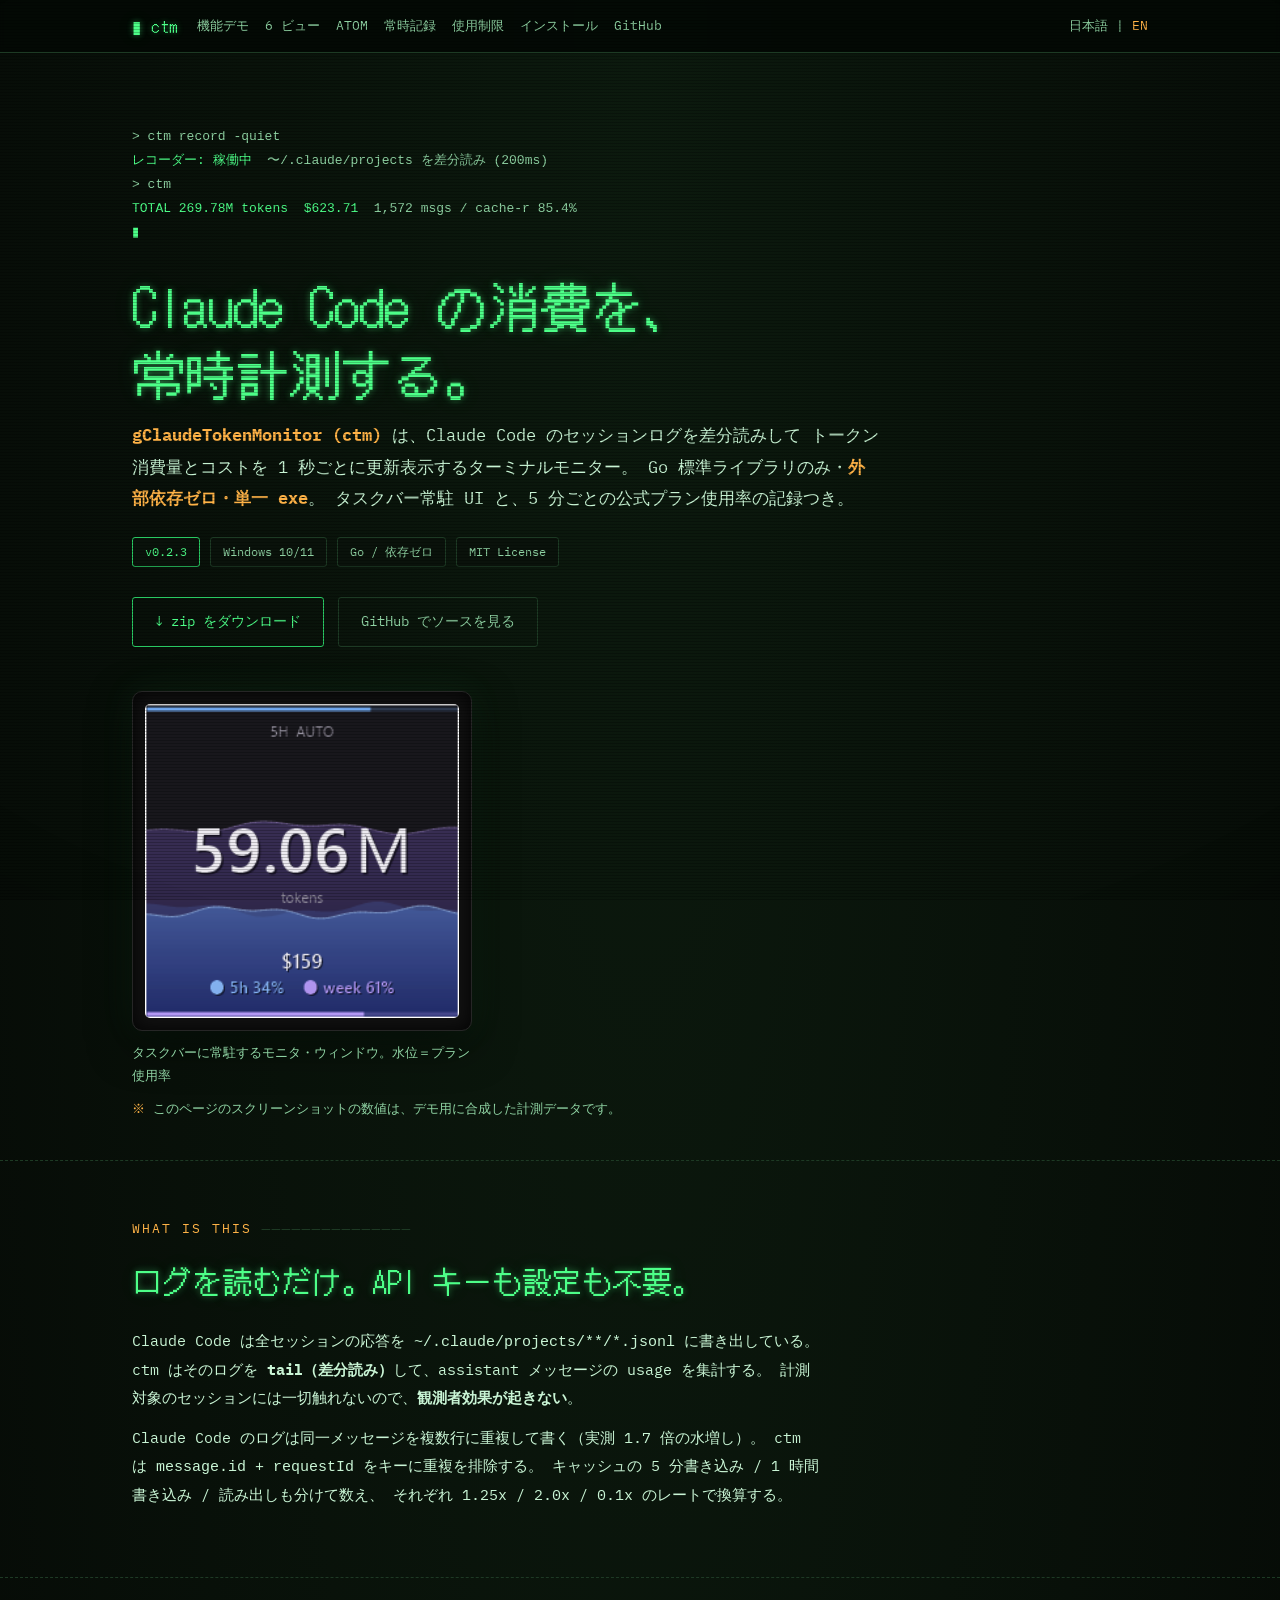
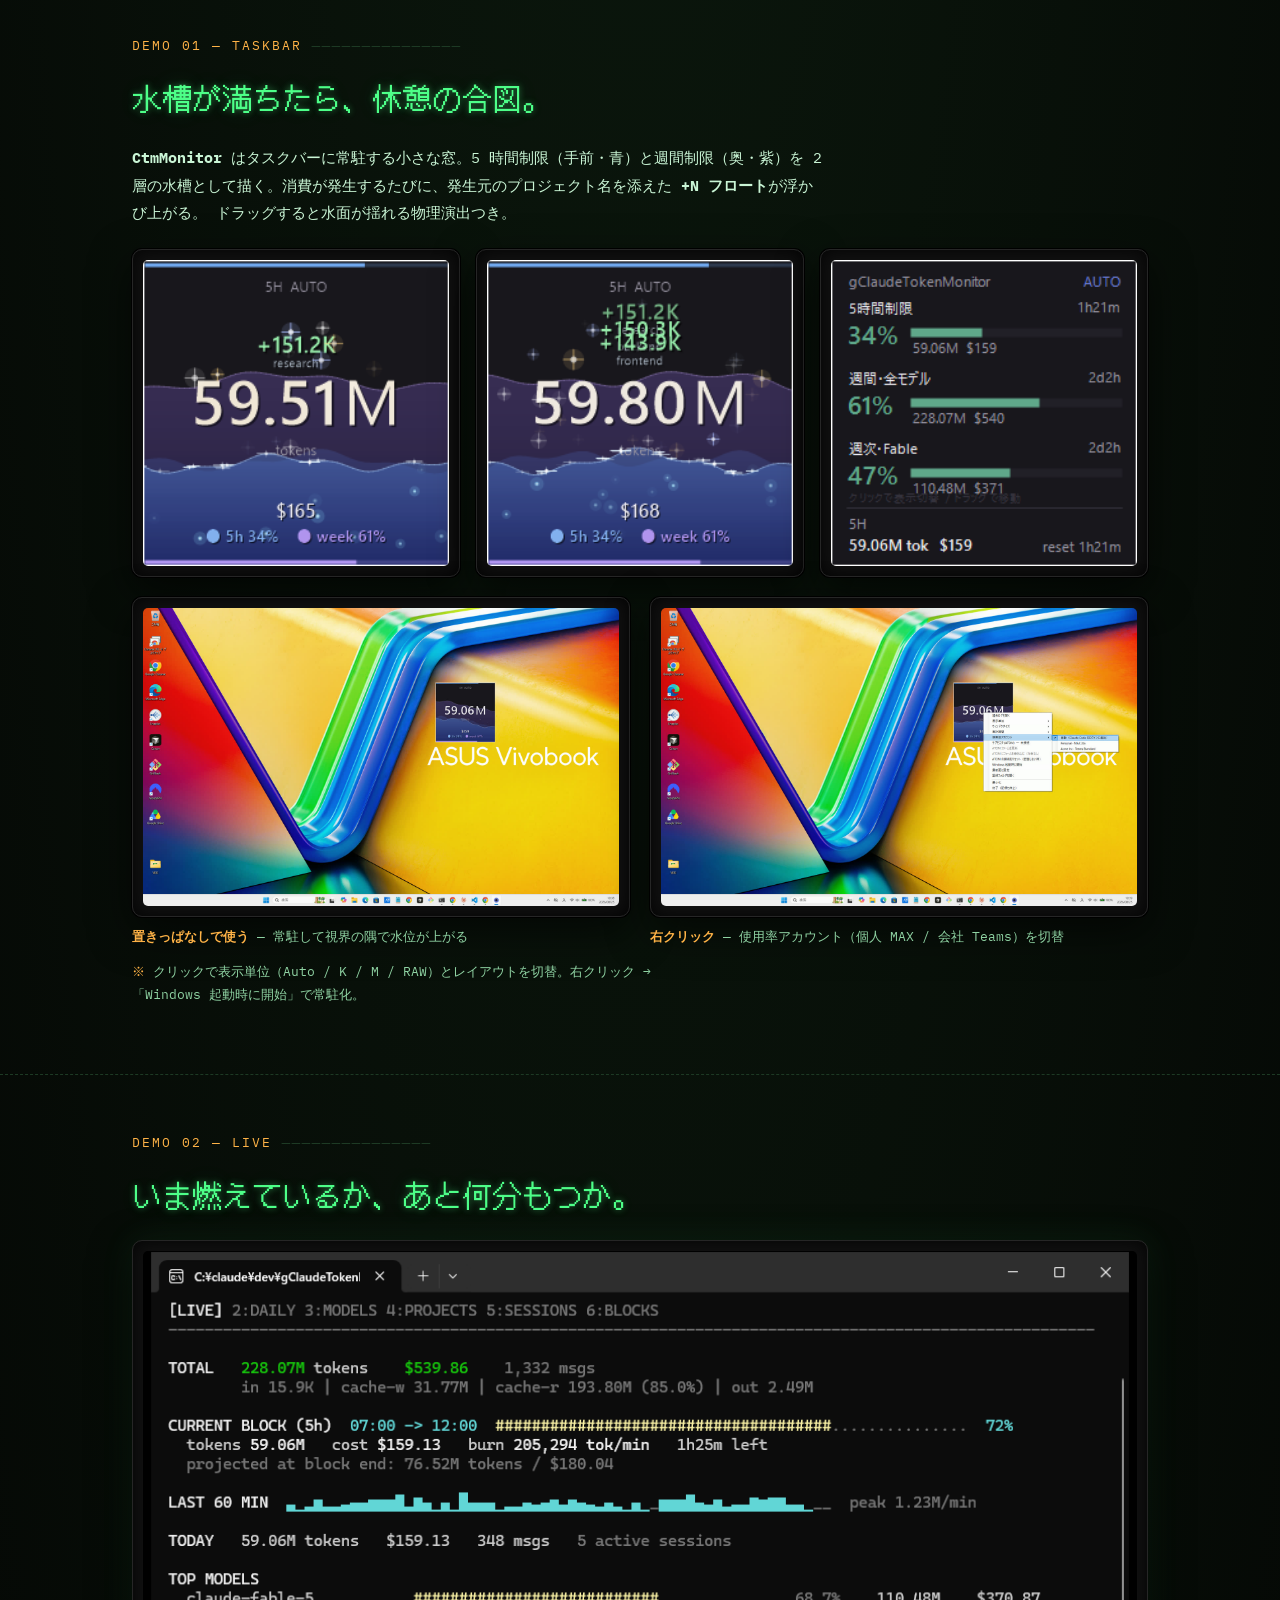
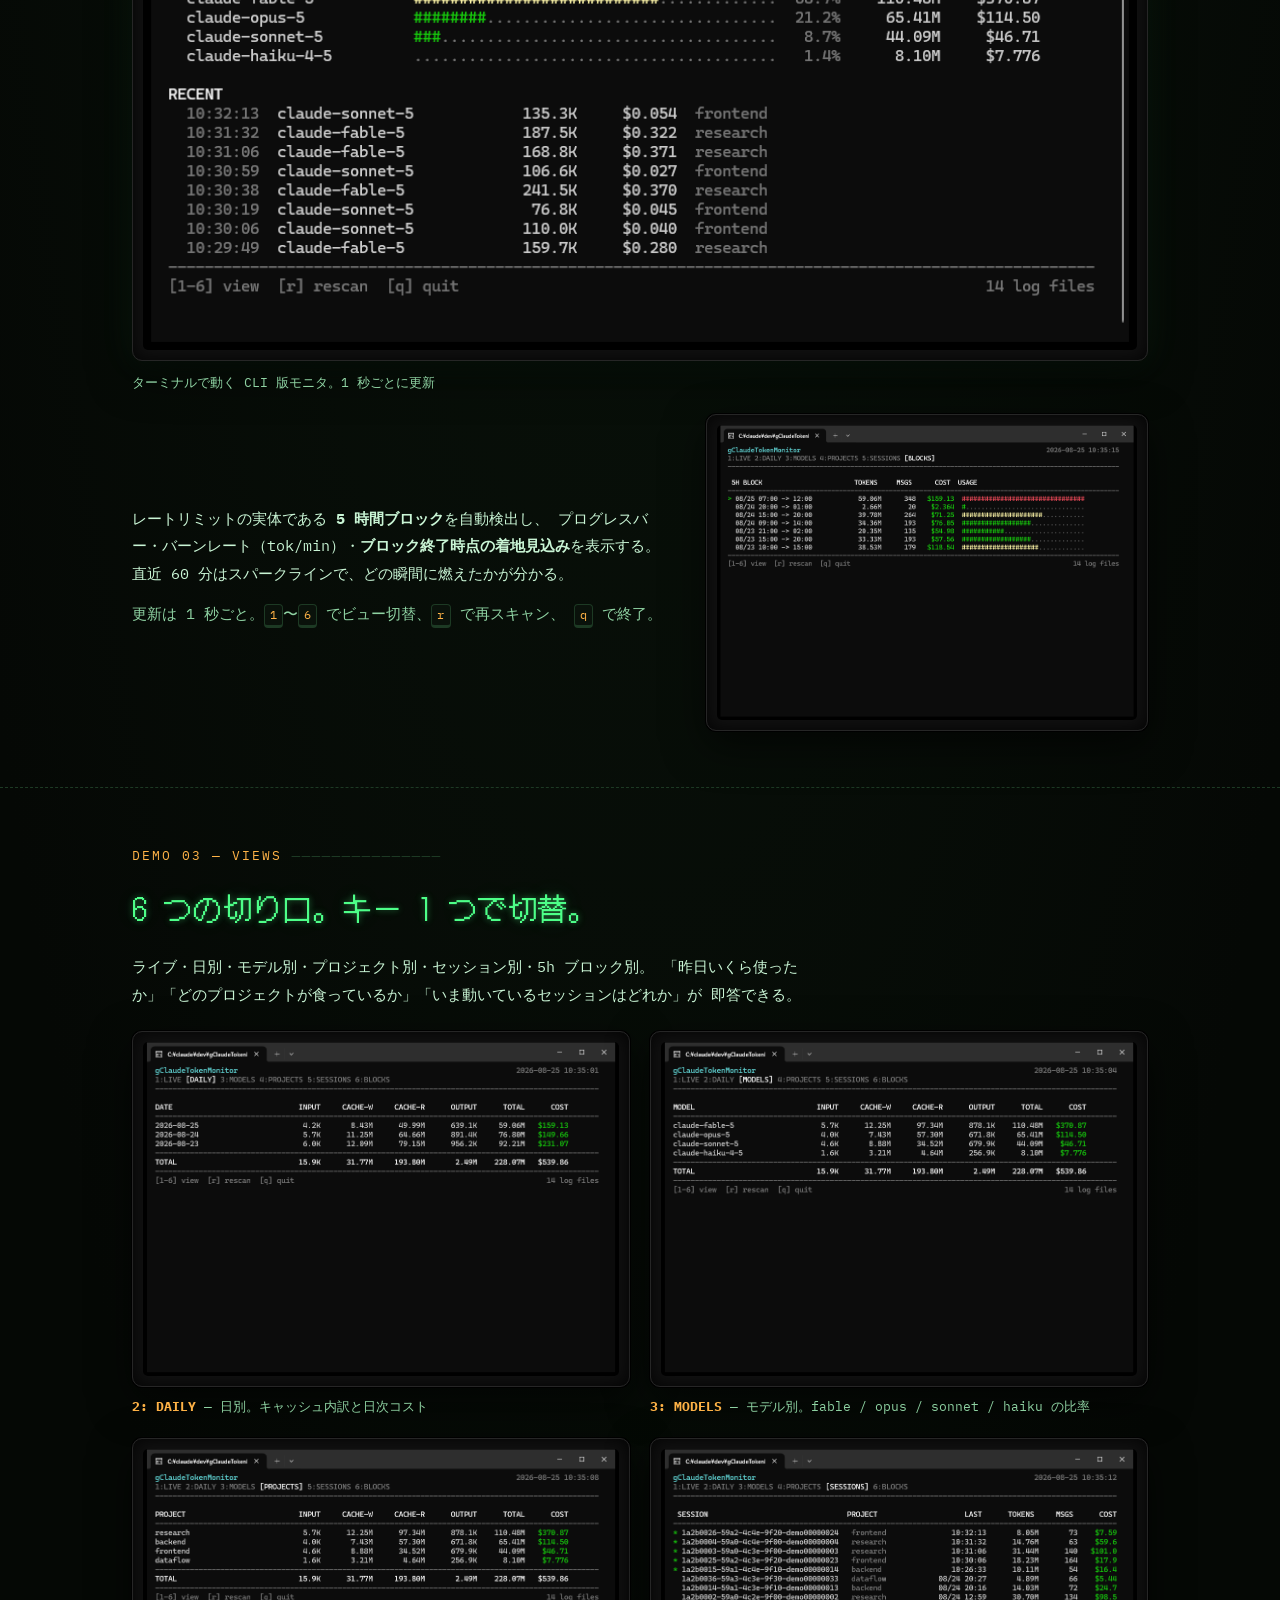
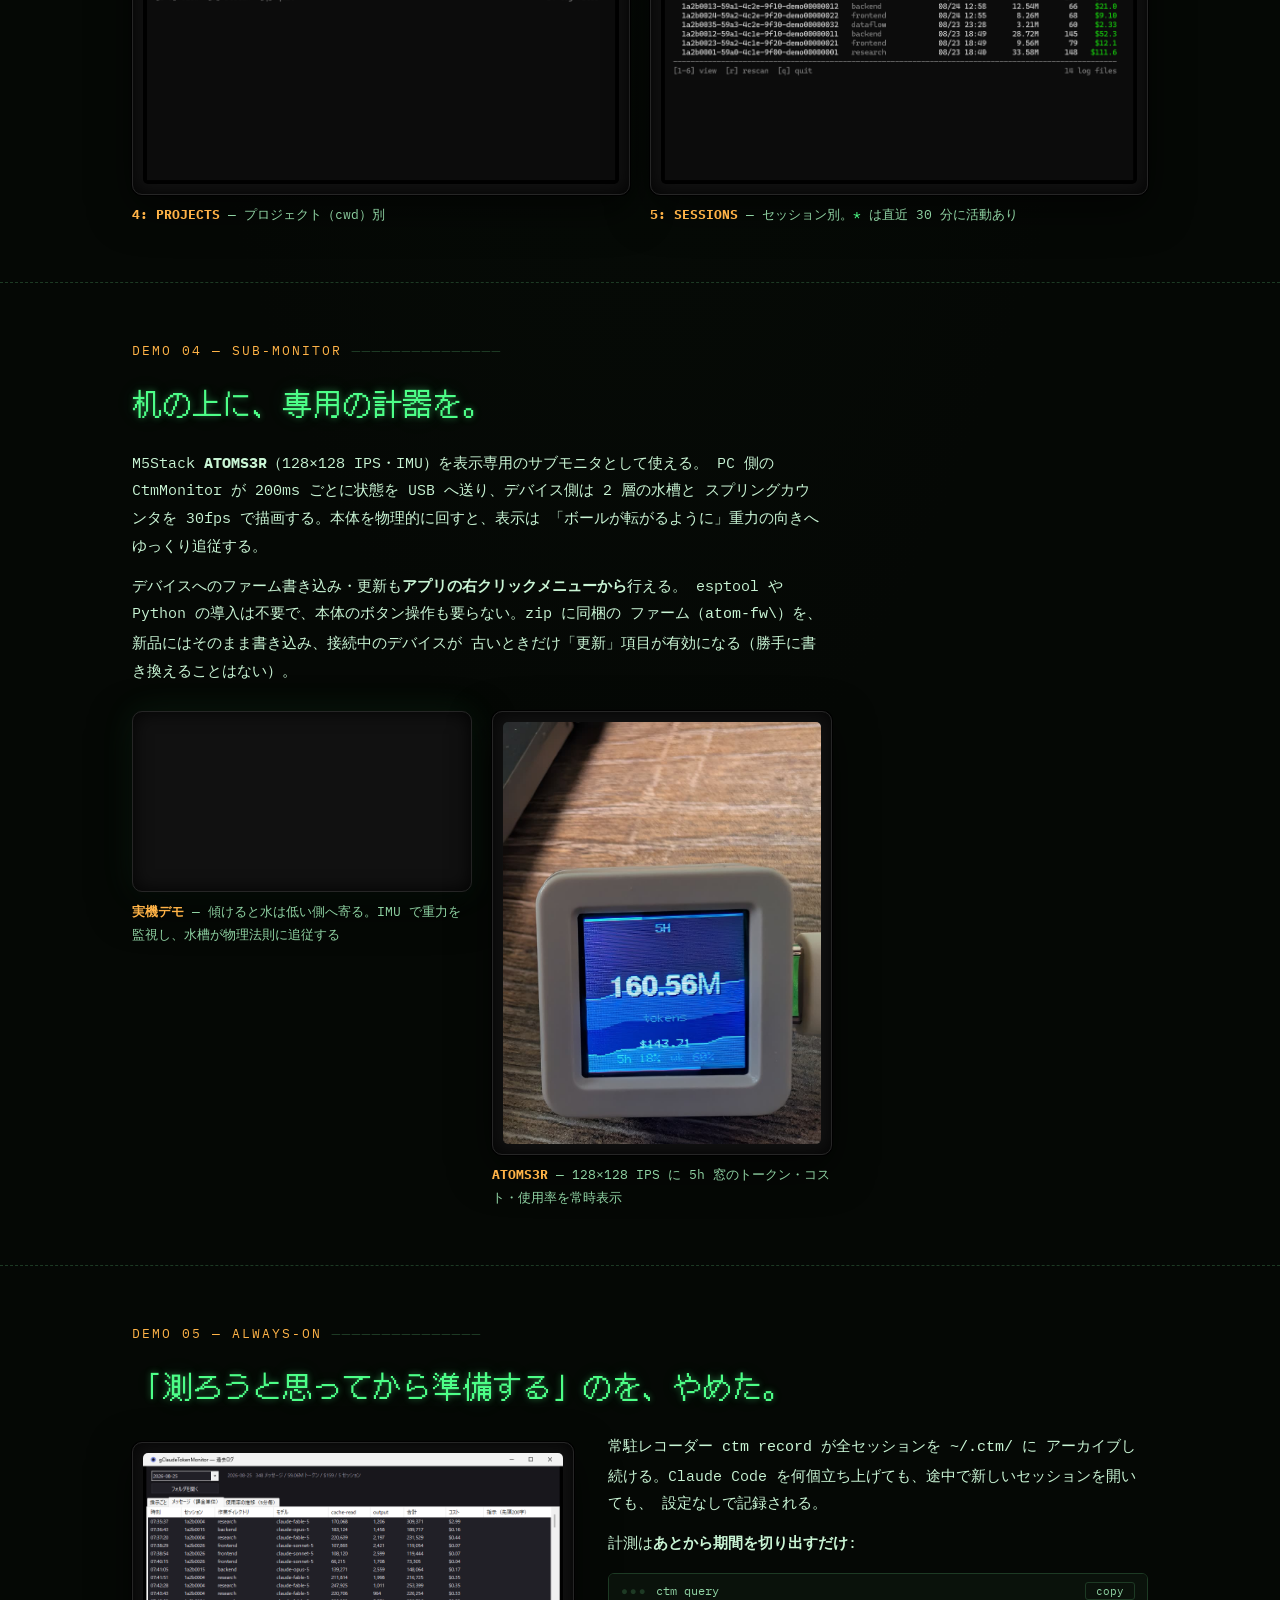
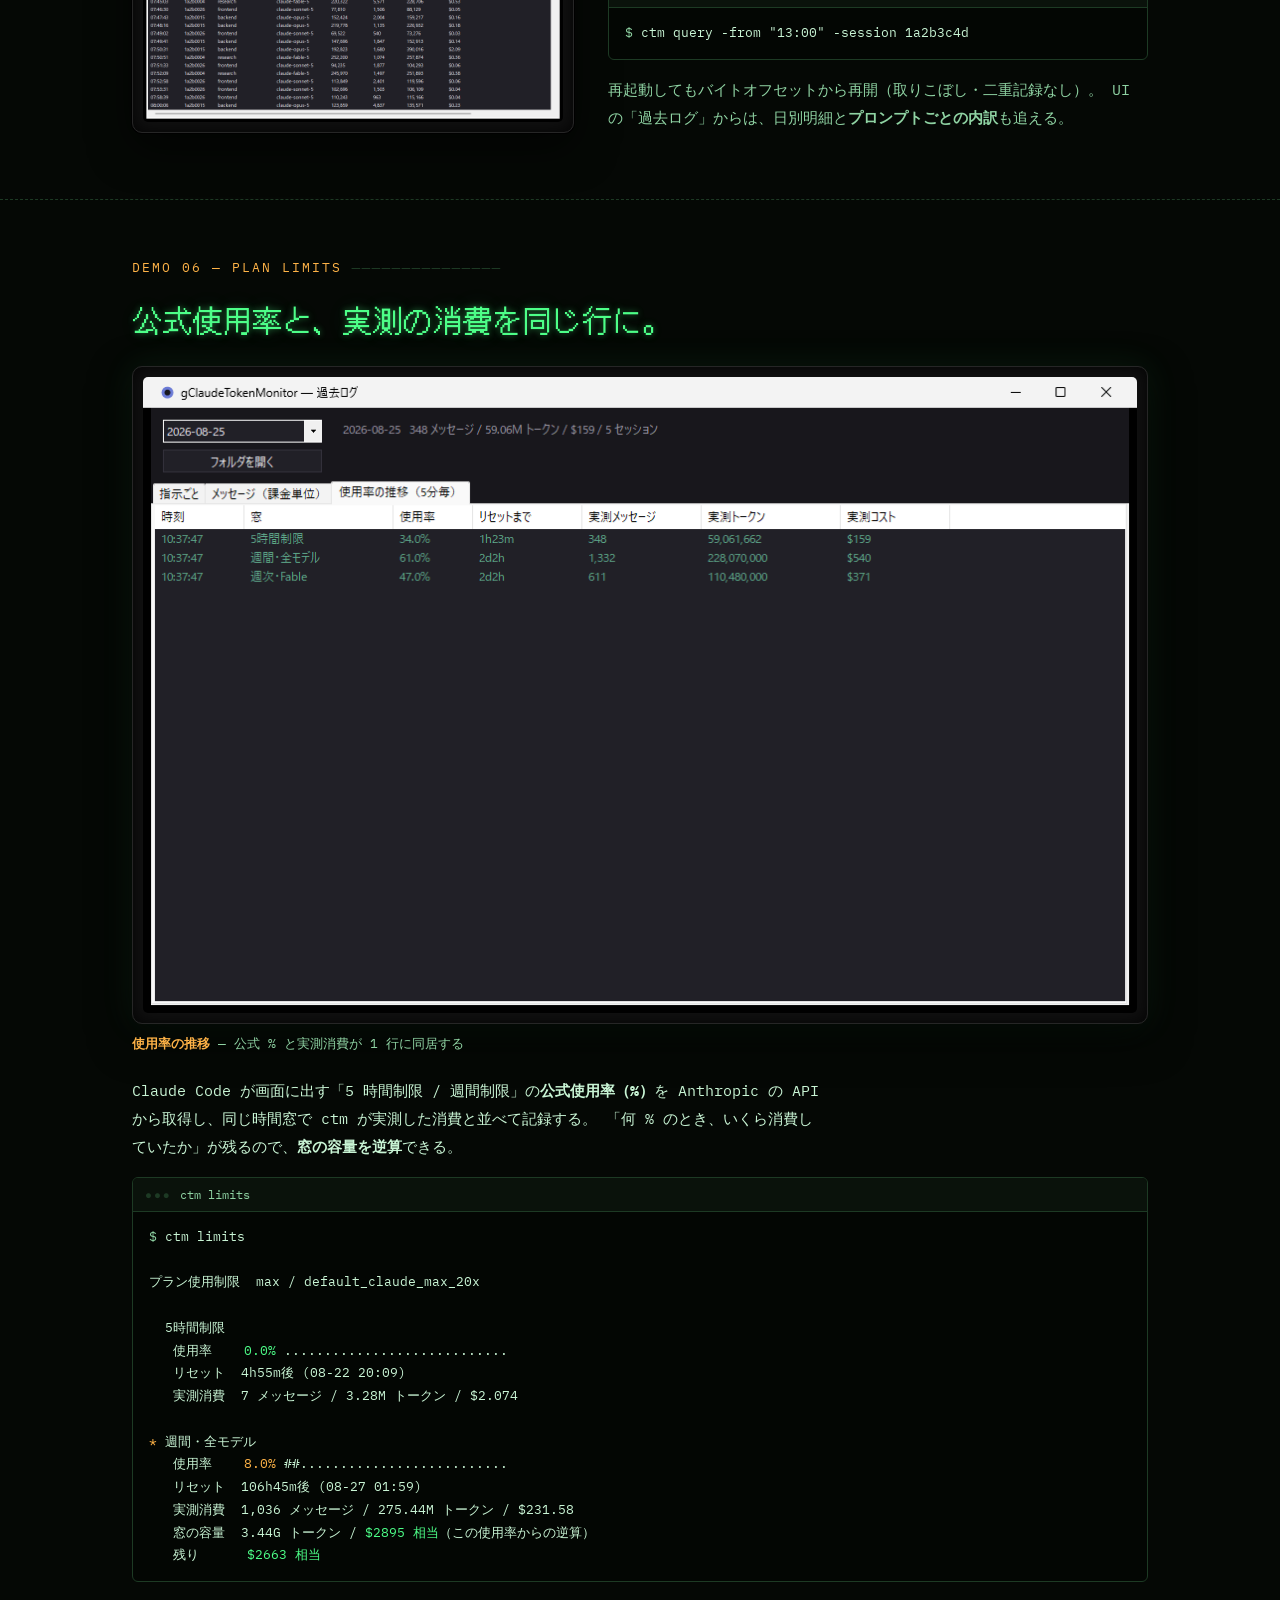
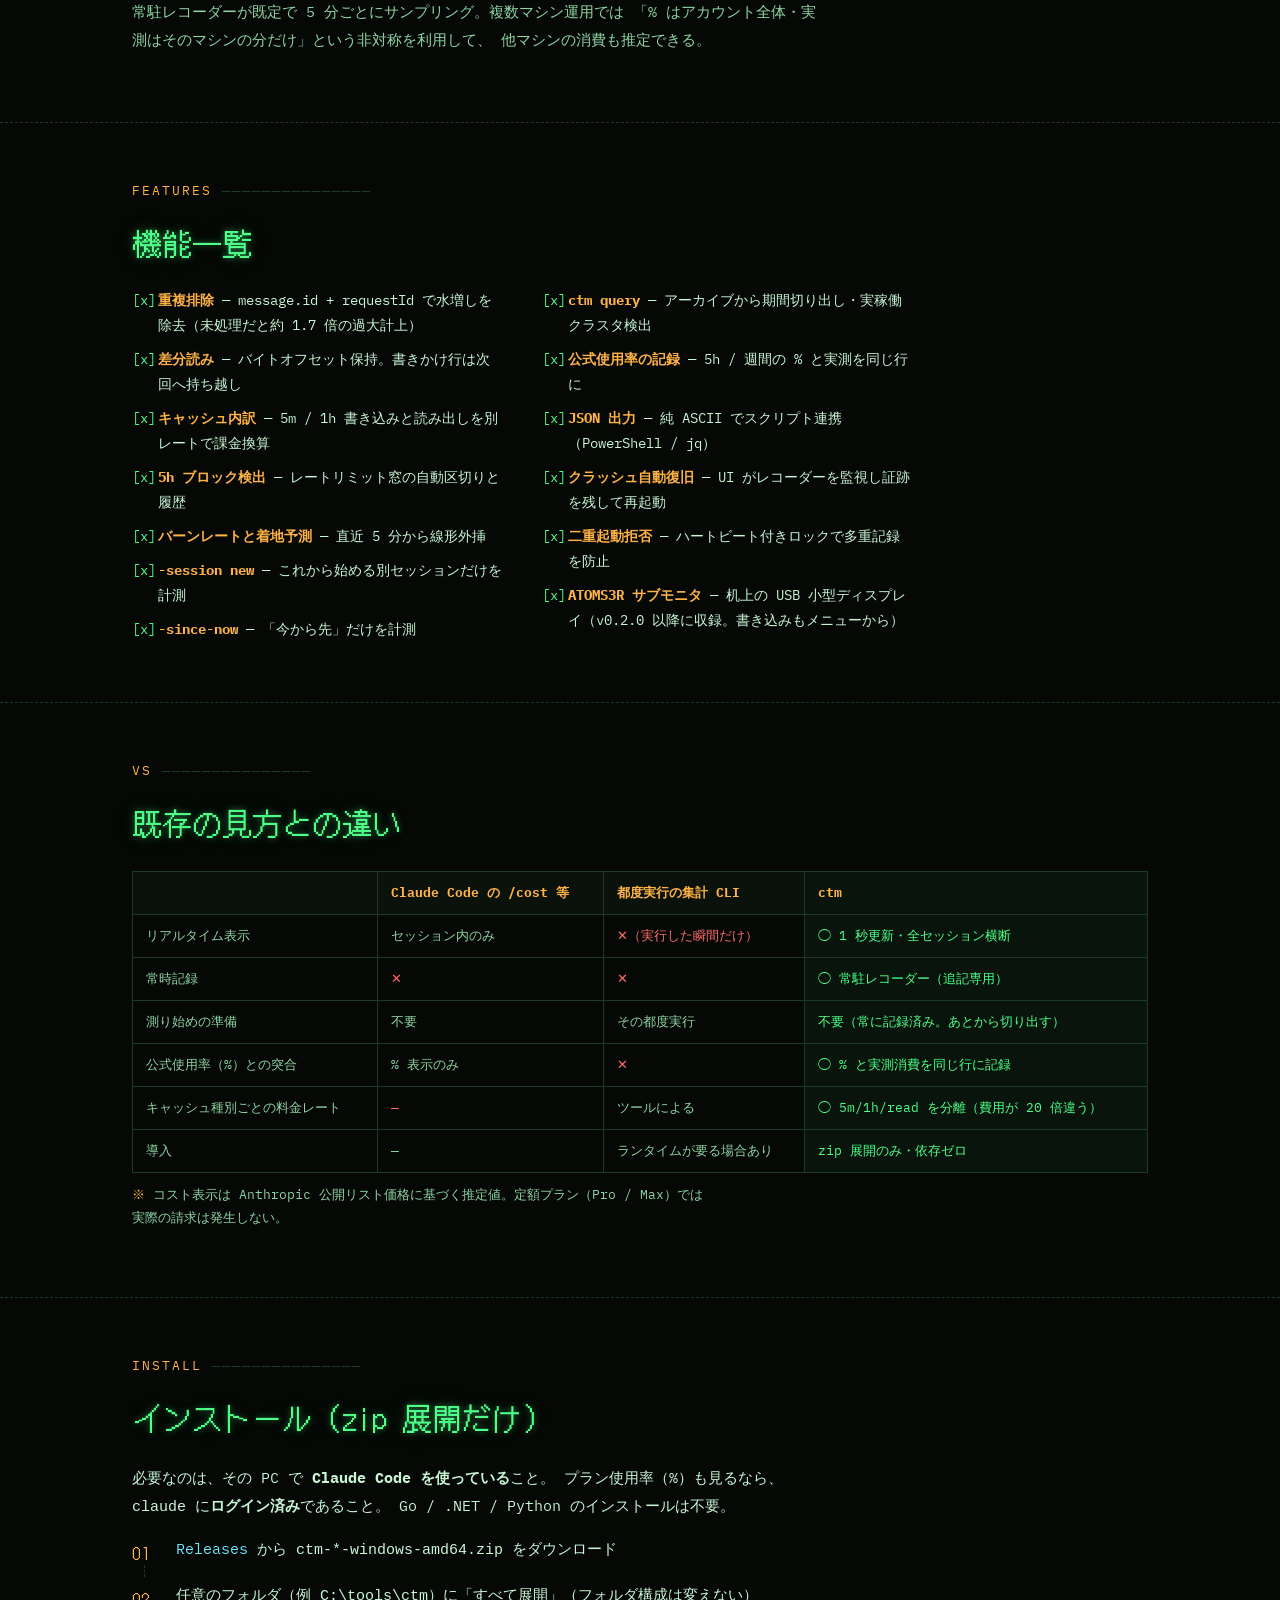
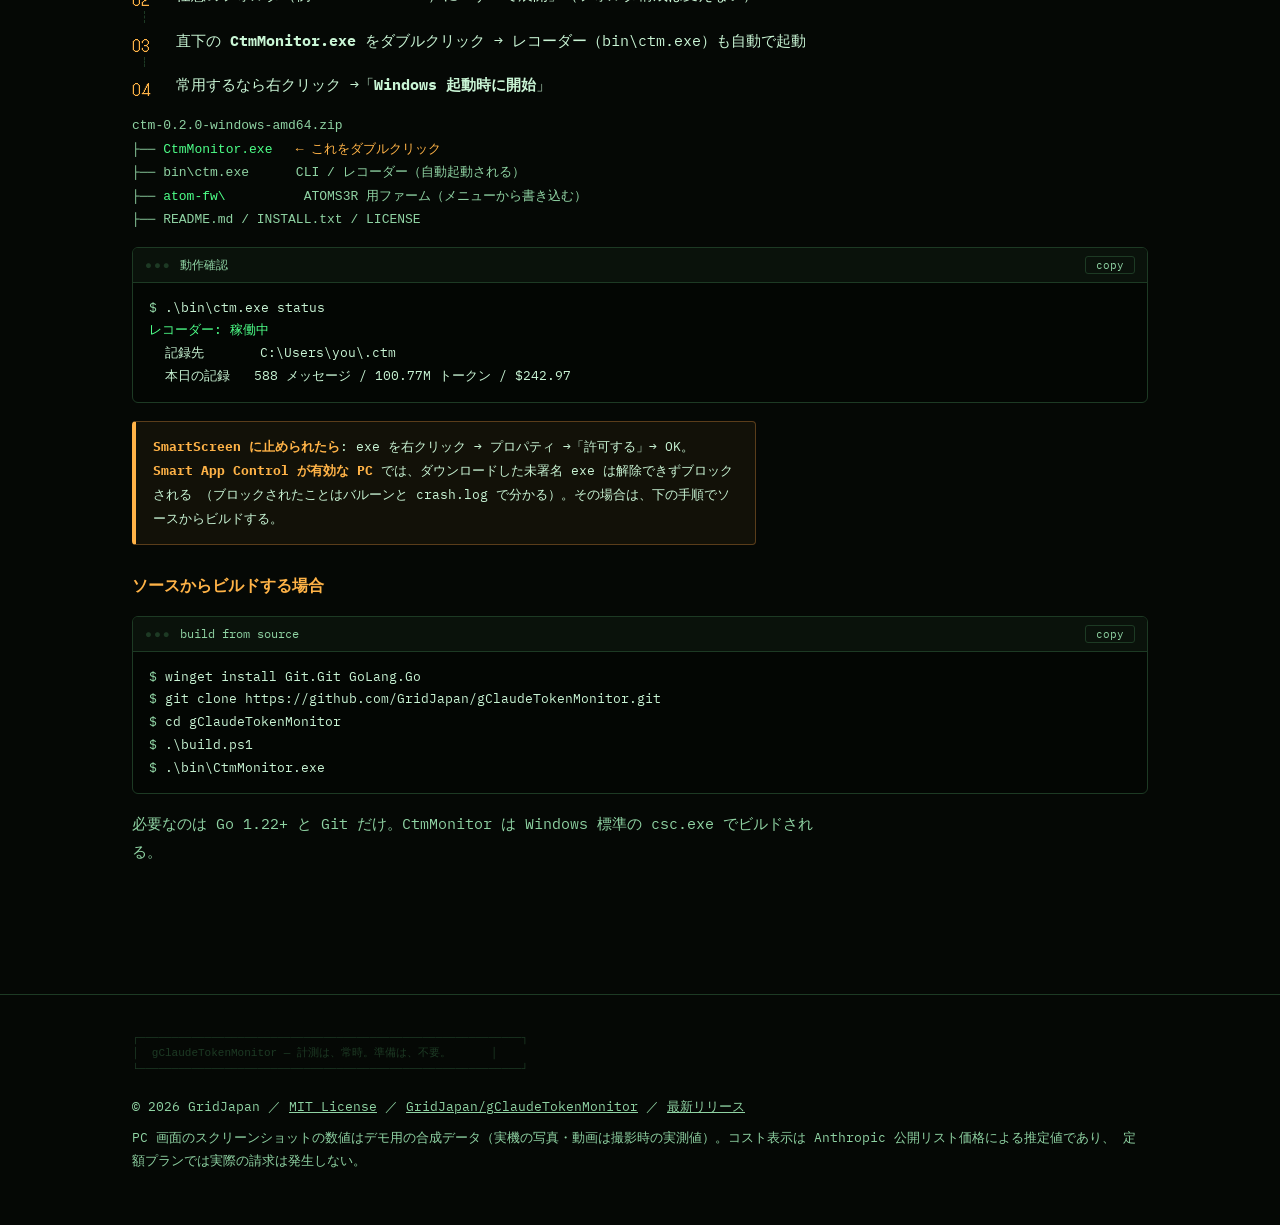
<file: index.html>
<!DOCTYPE html>
<html lang="ja">
<head>
<meta charset="utf-8">
<meta name="viewport" content="width=device-width, initial-scale=1">
<title>gClaudeTokenMonitor (ctm) — Claude Code のトークン消費を常時計測する</title>
<meta name="description" content="Claude Code のトークン消費量とコストをリアルタイム計測するターミナルモニター。Go 製・依存ゼロ・単一 exe。常時記録・5 時間ブロック・プラン使用率の突き合わせ。">
<meta property="og:title" content="gClaudeTokenMonitor (ctm)">
<meta property="og:description" content="Claude Code のトークン消費を常時計測する。依存ゼロ・単一 exe のターミナルモニター。">
<meta property="og:image" content="https://gridjapan.github.io/gClaudeTokenMonitor/assets/img/tui-live.png">
<meta property="og:type" content="website">
<link rel="icon" href="data:image/svg+xml,%3Csvg xmlns='http://www.w3.org/2000/svg' viewBox='0 0 16 16'%3E%3Crect width='16' height='16' fill='%23050805'/%3E%3Crect x='2' y='3' width='3' height='10' fill='%234dff88'/%3E%3Crect x='7' y='6' width='3' height='7' fill='%2329c862'/%3E%3Crect x='12' y='2' width='2' height='11' fill='%23ffb347'/%3E%3C/svg%3E">
<link rel="preconnect" href="https://fonts.googleapis.com">
<link rel="preconnect" href="https://fonts.gstatic.com" crossorigin>
<link href="https://fonts.googleapis.com/css2?family=DotGothic16&family=IBM+Plex+Mono:wght@400;700&display=swap" rel="stylesheet">
<link rel="stylesheet" href="assets/style.css">
</head>
<body>

<nav>
  <div class="wrap">
    <span class="logo">ctm</span>
    <span class="links">
      <a href="#demo">機能デモ</a>
      <a href="#views">6 ビュー</a>
      <a href="#atom">ATOM</a>
      <a href="#record">常時記録</a>
      <a href="#limits">使用制限</a>
      <a href="#install">インストール</a>
      <a href="https://github.com/GridJapan/gClaudeTokenMonitor">GitHub</a>
    </span>
    <span class="lang">日本語 | <a href="en/">EN</a></span>
  </div>
</nav>

<header class="hero">
  <div class="wrap">
    <pre class="boot" id="boot" data-lines='[
      [200, "&gt; ctm record -quiet"],
      [700, "<span class=\"ok\">レコーダー: 稼働中</span>  <span class=\"c\">〜/.claude/projects を差分読み (200ms)</span>"],
      [500, "&gt; ctm"],
      [600, "<span class=\"ok\">TOTAL 269.78M tokens  $623.71</span>  <span class=\"c\">1,572 msgs / cache-r 85.4%</span>"]
    ]'></pre>
    <h1>Claude Code の消費を、<br>常時計測する。</h1>
    <p class="sub">
      <b>gClaudeTokenMonitor (ctm)</b> は、Claude Code のセッションログを差分読みして
      トークン消費量とコストを 1 秒ごとに更新表示するターミナルモニター。
      Go 標準ライブラリのみ・<b>外部依存ゼロ・単一 exe</b>。
      タスクバー常駐 UI と、5 分ごとの公式プラン使用率の記録つき。
    </p>
    <div class="badges">
      <span class="badge hot">v0.2.3</span>
      <span class="badge">Windows 10/11</span>
      <span class="badge">Go / 依存ゼロ</span>
      <span class="badge">MIT License</span>
    </div>
    <div class="cta">
      <a class="btn" href="https://github.com/GridJapan/gClaudeTokenMonitor/releases/latest">↓ zip をダウンロード</a>
      <a class="btn ghost" href="https://github.com/GridJapan/gClaudeTokenMonitor">GitHub でソースを見る</a>
    </div>
    <div class="hero-app">
      <div class="crt glow"><img src="assets/img/aqua-big.png" alt="CtmMonitor のモニタ・ウィンドウ。18.09M tokens の大型カウンタと 2 層の水槽、5h 9% / week 15% の使用率表示" width="300" height="300"></div>
      <p class="hero-cap">タスクバーに常駐するモニタ・ウィンドウ。水位＝プラン使用率</p>
    </div>
    <p class="note" style="margin-top:10px">このページのスクリーンショットの数値は、デモ用に合成した計測データです。</p>
  </div>
</header>

<section>
  <div class="wrap">
    <p class="secno">WHAT IS THIS</p>
    <h2>ログを読むだけ。API キーも設定も不要。</h2>
    <p>
      Claude Code は全セッションの応答を <code>~/.claude/projects/**/*.jsonl</code> に書き出している。
      ctm はそのログを <b>tail（差分読み）</b>して、assistant メッセージの usage を集計する。
      計測対象のセッションには一切触れないので、<b>観測者効果が起きない</b>。
    </p>
    <p>
      Claude Code のログは同一メッセージを複数行に重複して書く（実測 1.7 倍の水増し）。
      ctm は <code>message.id + requestId</code> をキーに重複を排除する。
      キャッシュの 5 分書き込み / 1 時間書き込み / 読み出しも分けて数え、
      それぞれ 1.25x / 2.0x / 0.1x のレートで換算する。
    </p>
  </div>
</section>

<section id="demo">
  <div class="wrap">
    <p class="secno">DEMO 01 — TASKBAR</p>
    <h2>水槽が満ちたら、休憩の合図。</h2>
    <p>
      <b>CtmMonitor</b> はタスクバーに常駐する小さな窓。5 時間制限（手前・青）と週間制限（奥・紫）を
      2 層の水槽として描く。消費が発生するたびに、発生元のプロジェクト名を添えた <b>+N フロート</b>が浮かび上がる。
      ドラッグすると水面が揺れる物理演出つき。
    </p>
    <div class="aqua-row">
      <div class="crt"><img src="assets/img/aqua-front.png" alt="1 回の消費で浮かぶ +151.2K のフロート。発生源のプロジェクト名 research が添えられている" loading="lazy" width="300" height="300"></div>
      <div class="crt"><img src="assets/img/aqua-3xb.png" alt="複数プロジェクトの +N フロートが同時に積み上がっている様子" loading="lazy" width="300" height="300"></div>
      <div class="crt"><img src="assets/img/aqua-detail.png" alt="Detail レイアウト。5時間制限 34% / 週間・全モデル 61% / 週次・Fable 47% をバーで一覧" loading="lazy" width="300" height="300"></div>
    </div>
    <div class="wide-row">
      <figure class="shot">
        <div class="crt"><img src="assets/img/desktop.jpg" alt="デスクトップに置いた gClaudeTokenMonitor の窓。作業中は視界の隅で水位が上がっていく" loading="lazy" width="1440" height="900"></div>
        <figcaption><b>置きっぱなしで使う</b> — 常駐して視界の隅で水位が上がる</figcaption>
      </figure>
      <figure class="shot">
        <div class="crt"><img src="assets/img/desktop-menu.jpg" alt="右クリックメニュー。使用率アカウントのサブメニューが開き、自動 / Personal · MAX 20x / Acme Inc · Teams Standard が並ぶ" loading="lazy" width="1440" height="900"></div>
        <figcaption><b>右クリック</b> — 使用率アカウント（個人 MAX / 会社 Teams）を切替</figcaption>
      </figure>
    </div>
    <p class="note" style="margin-top:12px">クリックで表示単位（Auto / K / M / RAW）とレイアウトを切替。右クリック →「Windows 起動時に開始」で常駐化。</p>
  </div>
</section>

<section id="live">
  <div class="wrap">
    <p class="secno">DEMO 02 — LIVE</p>
    <h2>いま燃えているか、あと何分もつか。</h2>
    <div class="crt glow" style="margin-bottom:18px"><img src="assets/img/tui-live.png" alt="ctm の LIVE ビュー。総トークン数・コスト・5 時間ブロックの進行・直近 60 分のスパークライン・モデル別内訳・直近メッセージが 1 画面に表示されている" loading="lazy" width="985" height="692"></div>
    <p class="hero-cap" style="margin:-8px 0 20px">ターミナルで動く CLI 版モニタ。1 秒ごとに更新</p>
    <div class="cols">
      <div>
        <p>
          レートリミットの実体である <b>5 時間ブロック</b>を自動検出し、
          プログレスバー・バーンレート（tok/min）・<b>ブロック終了時点の着地見込み</b>を表示する。
          直近 60 分はスパークラインで、どの瞬間に燃えたかが分かる。
        </p>
        <p class="dim">
          更新は 1 秒ごと。<kbd>1</kbd>〜<kbd>6</kbd> でビュー切替、<kbd>r</kbd> で再スキャン、
          <kbd>q</kbd> で終了。
        </p>
      </div>
      <div class="crt"><img src="assets/img/tui-blocks.png" alt="BLOCKS ビュー。5 時間ブロックごとのトークン・メッセージ数・コスト・使用量バーの履歴" loading="lazy" width="985" height="692"></div>
    </div>
  </div>
</section>

<section id="views">
  <div class="wrap">
    <p class="secno">DEMO 03 — VIEWS</p>
    <h2>6 つの切り口。キー 1 つで切替。</h2>
    <p>
      ライブ・日別・モデル別・プロジェクト別・セッション別・5h ブロック別。
      「昨日いくら使ったか」「どのプロジェクトが食っているか」「いま動いているセッションはどれか」が
      即答できる。
    </p>
    <div class="gallery">
      <figure class="shot">
        <div class="crt"><img src="assets/img/tui-daily.png" alt="DAILY ビュー。日別の input / cache-write / cache-read / output / 合計 / コスト" loading="lazy" width="985" height="692"></div>
        <figcaption><b>2: DAILY</b> — 日別。キャッシュ内訳と日次コスト</figcaption>
      </figure>
      <figure class="shot">
        <div class="crt"><img src="assets/img/tui-models.png" alt="MODELS ビュー。モデル別の消費とコスト" loading="lazy" width="985" height="692"></div>
        <figcaption><b>3: MODELS</b> — モデル別。fable / opus / sonnet / haiku の比率</figcaption>
      </figure>
      <figure class="shot">
        <div class="crt"><img src="assets/img/tui-projects.png" alt="PROJECTS ビュー。作業ディレクトリ別の消費とコスト" loading="lazy" width="985" height="692"></div>
        <figcaption><b>4: PROJECTS</b> — プロジェクト（cwd）別</figcaption>
      </figure>
      <figure class="shot">
        <div class="crt"><img src="assets/img/tui-sessions.png" alt="SESSIONS ビュー。セッション別の一覧。直近 30 分に動きがあるものに * マーク" loading="lazy" width="985" height="692"></div>
        <figcaption><b>5: SESSIONS</b> — セッション別。<span style="color:var(--green)">*</span> は直近 30 分に活動あり</figcaption>
      </figure>
    </div>
  </div>
</section>

<section id="atom">
  <div class="wrap">
    <p class="secno">DEMO 04 — SUB-MONITOR</p>
    <h2>机の上に、専用の計器を。</h2>
    <p>
      M5Stack <b>ATOMS3R</b>（128×128 IPS・IMU）を表示専用のサブモニタとして使える。
      PC 側の CtmMonitor が 200ms ごとに状態を USB へ送り、デバイス側は 2 層の水槽と
      スプリングカウンタを 30fps で描画する。本体を物理的に回すと、表示は
      「ボールが転がるように」重力の向きへゆっくり追従する。
    </p>
    <p>
      デバイスへのファーム書き込み・更新も<b>アプリの右クリックメニューから</b>行える。
      esptool や Python の導入は不要で、本体のボタン操作も要らない。zip に同梱の
      ファーム（<code>atom-fw\</code>）を、新品にはそのまま書き込み、接続中のデバイスが
      古いときだけ「更新」項目が有効になる（勝手に書き換えることはない）。
    </p>
    <div class="device-row">
      <figure class="shot">
        <div class="crt glow"><video src="assets/img/atom-tilt.mp4" autoplay loop muted playsinline width="540" height="960" aria-label="ATOMS3R 実機を手で傾けると、画面内の水が低い側へ寄って追従する実演動画"></video></div>
        <figcaption><b>実機デモ</b> — 傾けると水は低い側へ寄る。IMU で重力を監視し、水槽が物理法則に追従する</figcaption>
      </figure>
      <figure class="shot">
        <div class="crt"><img src="assets/img/atom-device.jpg" alt="ATOMS3R 実機。128×128 の画面に 5H 窓の 160.56M tokens、$143.71、5h 18% / wk 60% が表示されている" loading="lazy" width="900" height="1196"></div>
        <figcaption><b>ATOMS3R</b> — 128×128 IPS に 5h 窓のトークン・コスト・使用率を常時表示</figcaption>
      </figure>
    </div>
  </div>
</section>

<section id="record">
  <div class="wrap">
    <p class="secno">DEMO 05 — ALWAYS-ON</p>
    <h2>「測ろうと思ってから準備する」のを、やめた。</h2>
    <div class="cols rev">
      <div class="crt"><img src="assets/img/logviewer.png" alt="過去ログビューア。日付ごとのメッセージ明細と指示ごとの内訳" loading="lazy" width="985" height="692"></div>
      <div>
        <p>
          常駐レコーダー <code>ctm record</code> が全セッションを <code>~/.ctm/</code> に
          アーカイブし続ける。Claude Code を何個立ち上げても、途中で新しいセッションを開いても、
          設定なしで記録される。
        </p>
        <p>
          計測は<b>あとから期間を切り出すだけ</b>:
        </p>
        <div class="term">
          <div class="bar"><span class="dots">●●●</span> ctm query <button class="copybtn">copy</button></div>
          <pre><span class="c">$</span> ctm query -from "13:00" -session 1a2b3c4d</pre>
        </div>
        <p class="dim">
          再起動してもバイトオフセットから再開（取りこぼし・二重記録なし）。
          UI の「過去ログ」からは、日別明細と<b>プロンプトごとの内訳</b>も追える。
        </p>
      </div>
    </div>
  </div>
</section>

<section id="limits">
  <div class="wrap">
    <p class="secno">DEMO 06 — PLAN LIMITS</p>
    <h2>公式使用率と、実測の消費を同じ行に。</h2>
    <figure class="shot" style="margin:18px 0 22px">
      <div class="crt glow"><img src="assets/img/limits-history.png" alt="過去ログの「使用率の推移」タブ。5時間制限 34% / 週間・全モデル 61% / 週次・Fable 47% と、それぞれの実測メッセージ数・トークン・コストが同じ行に並ぶ" loading="lazy" width="1000" height="640"></div>
      <figcaption><b>使用率の推移</b> — 公式 % と実測消費が 1 行に同居する</figcaption>
    </figure>
    <p>
      Claude Code が画面に出す「5 時間制限 / 週間制限」の<b>公式使用率（%）</b>を
      Anthropic の API から取得し、同じ時間窓で ctm が実測した消費と並べて記録する。
      「何 % のとき、いくら消費していたか」が残るので、<b>窓の容量を逆算</b>できる。
    </p>
    <div class="term">
      <div class="bar"><span class="dots">●●●</span> ctm limits</div>
      <pre><span class="c">$</span> ctm limits

プラン使用制限  max / default_claude_max_20x

  5時間制限
   使用率    <span class="g">0.0%</span> ............................
   リセット  4h55m後 (08-22 20:09)
   実測消費  7 メッセージ / 3.28M トークン / $2.074

<span class="a">*</span> 週間・全モデル
   使用率    <span class="a">8.0%</span> ##..........................
   リセット  106h45m後 (08-27 01:59)
   実測消費  1,036 メッセージ / 275.44M トークン / $231.58
   窓の容量  3.44G トークン / <span class="g">$2895 相当</span>（この使用率からの逆算）
   残り      <span class="g">$2663 相当</span></pre>
    </div>
    <p class="dim">
      常駐レコーダーが既定で 5 分ごとにサンプリング。複数マシン運用では
      「% はアカウント全体・実測はそのマシンの分だけ」という非対称を利用して、
      他マシンの消費も推定できる。
    </p>
  </div>
</section>

<section>
  <div class="wrap">
    <p class="secno">FEATURES</p>
    <h2>機能一覧</h2>
    <ul class="checks">
      <li><b>重複排除</b> — message.id + requestId で水増しを除去（未処理だと約 1.7 倍の過大計上）</li>
      <li><b>差分読み</b> — バイトオフセット保持。書きかけ行は次回へ持ち越し</li>
      <li><b>キャッシュ内訳</b> — 5m / 1h 書き込みと読み出しを別レートで課金換算</li>
      <li><b>5h ブロック検出</b> — レートリミット窓の自動区切りと履歴</li>
      <li><b>バーンレートと着地予測</b> — 直近 5 分から線形外挿</li>
      <li><b>-session new</b> — これから始める別セッションだけを計測</li>
      <li><b>-since-now</b> — 「今から先」だけを計測</li>
      <li><b>ctm query</b> — アーカイブから期間切り出し・実稼働クラスタ検出</li>
      <li><b>公式使用率の記録</b> — 5h / 週間の % と実測を同じ行に</li>
      <li><b>JSON 出力</b> — 純 ASCII でスクリプト連携（PowerShell / jq）</li>
      <li><b>クラッシュ自動復旧</b> — UI がレコーダーを監視し証跡を残して再起動</li>
      <li><b>二重起動拒否</b> — ハートビート付きロックで多重記録を防止</li>
      <li><b>ATOMS3R サブモニタ</b> — 机上の USB 小型ディスプレイ（v0.2.0 以降に収録。書き込みもメニューから）</li>
    </ul>
  </div>
</section>

<section>
  <div class="wrap">
    <p class="secno">VS</p>
    <h2>既存の見方との違い</h2>
    <div class="tablewrap">
      <table class="cmp">
        <thead>
          <tr><th></th><th>Claude Code の /cost 等</th><th>都度実行の集計 CLI</th><th class="hl">ctm</th></tr>
        </thead>
        <tbody>
          <tr><td>リアルタイム表示</td><td class="m">セッション内のみ</td><td class="n">✕（実行した瞬間だけ）</td><td class="y hl">◯ 1 秒更新・全セッション横断</td></tr>
          <tr><td>常時記録</td><td class="n">✕</td><td class="n">✕</td><td class="y hl">◯ 常駐レコーダー（追記専用）</td></tr>
          <tr><td>測り始めの準備</td><td class="m">不要</td><td class="m">その都度実行</td><td class="y hl">不要（常に記録済み。あとから切り出す）</td></tr>
          <tr><td>公式使用率（%）との突合</td><td class="m">% 表示のみ</td><td class="n">✕</td><td class="y hl">◯ % と実測消費を同じ行に記録</td></tr>
          <tr><td>キャッシュ種別ごとの料金レート</td><td class="n">—</td><td class="m">ツールによる</td><td class="y hl">◯ 5m/1h/read を分離（費用が 20 倍違う）</td></tr>
          <tr><td>導入</td><td class="m">—</td><td class="m">ランタイムが要る場合あり</td><td class="y hl">zip 展開のみ・依存ゼロ</td></tr>
        </tbody>
      </table>
    </div>
    <p class="note" style="margin-top:10px">コスト表示は Anthropic 公開リスト価格に基づく推定値。定額プラン（Pro / Max）では実際の請求は発生しない。</p>
  </div>
</section>

<section id="install">
  <div class="wrap">
    <p class="secno">INSTALL</p>
    <h2>インストール（zip 展開だけ）</h2>
    <p>
      必要なのは、その PC で <b>Claude Code を使っている</b>こと。
      プラン使用率（%）も見るなら、<code>claude</code> に<b>ログイン済み</b>であること。
      Go / .NET / Python のインストールは不要。
    </p>
    <ol class="steps">
      <li><a href="https://github.com/GridJapan/gClaudeTokenMonitor/releases/latest">Releases</a> から <code>ctm-*-windows-amd64.zip</code> をダウンロード</li>
      <li>任意のフォルダ（例 <code>C:\tools\ctm</code>）に「すべて展開」（フォルダ構成は変えない）</li>
      <li>直下の <b>CtmMonitor.exe</b> をダブルクリック → レコーダー（bin\ctm.exe）も自動で起動</li>
      <li>常用するなら右クリック →「<b>Windows 起動時に開始</b>」</li>
    </ol>
    <pre class="tree">ctm-0.2.0-windows-amd64.zip
├── <span class="g">CtmMonitor.exe</span>   <span class="a">← これをダブルクリック</span>
├── bin\ctm.exe      CLI / レコーダー（自動起動される）
├── <span class="g">atom-fw\</span>          ATOMS3R 用ファーム（メニューから書き込む）
├── README.md / INSTALL.txt / LICENSE</pre>
    <div class="term">
      <div class="bar"><span class="dots">●●●</span> 動作確認 <button class="copybtn">copy</button></div>
      <pre><span class="c">$</span> .\bin\ctm.exe status
<span class="g">レコーダー: 稼働中</span>
  記録先       C:\Users\you\.ctm
  本日の記録   588 メッセージ / 100.77M トークン / $242.97</pre>
    </div>
    <div class="warnbox">
      <b>SmartScreen に止められたら</b>: exe を右クリック → プロパティ →「許可する」→ OK。<br>
      <b>Smart App Control が有効な PC</b> では、ダウンロードした未署名 exe は解除できずブロックされる
      （ブロックされたことはバルーンと crash.log で分かる）。その場合は、下の手順でソースからビルドする。
    </div>
    <h3>ソースからビルドする場合</h3>
    <div class="term">
      <div class="bar"><span class="dots">●●●</span> build from source <button class="copybtn">copy</button></div>
      <pre><span class="c">$</span> winget install Git.Git GoLang.Go
<span class="c">$</span> git clone https://github.com/GridJapan/gClaudeTokenMonitor.git
<span class="c">$</span> cd gClaudeTokenMonitor
<span class="c">$</span> .\build.ps1
<span class="c">$</span> .\bin\CtmMonitor.exe</pre>
    </div>
    <p class="dim">必要なのは Go 1.22+ と Git だけ。CtmMonitor は Windows 標準の csc.exe でビルドされる。</p>
  </div>
</section>

<footer>
  <div class="wrap">
    <pre class="art">┌──────────────────────────────────────────────────────────┐
│  gClaudeTokenMonitor — 計測は、常時。準備は、不要。      │
└──────────────────────────────────────────────────────────┘</pre>
    <p>
      © 2026 GridJapan ／ <a href="https://github.com/GridJapan/gClaudeTokenMonitor/blob/main/LICENSE">MIT License</a>
      ／ <a href="https://github.com/GridJapan/gClaudeTokenMonitor">GridJapan/gClaudeTokenMonitor</a>
      ／ <a href="https://github.com/GridJapan/gClaudeTokenMonitor/releases/latest">最新リリース</a>
    </p>
    <p class="dim" style="margin-top:8px">
      PC 画面のスクリーンショットの数値はデモ用の合成データ（実機の写真・動画は撮影時の実測値）。コスト表示は Anthropic 公開リスト価格による推定値であり、
      定額プランでは実際の請求は発生しない。
    </p>
  </div>
</footer>

<script src="assets/site.js"></script>
</body>
</html>
</file>
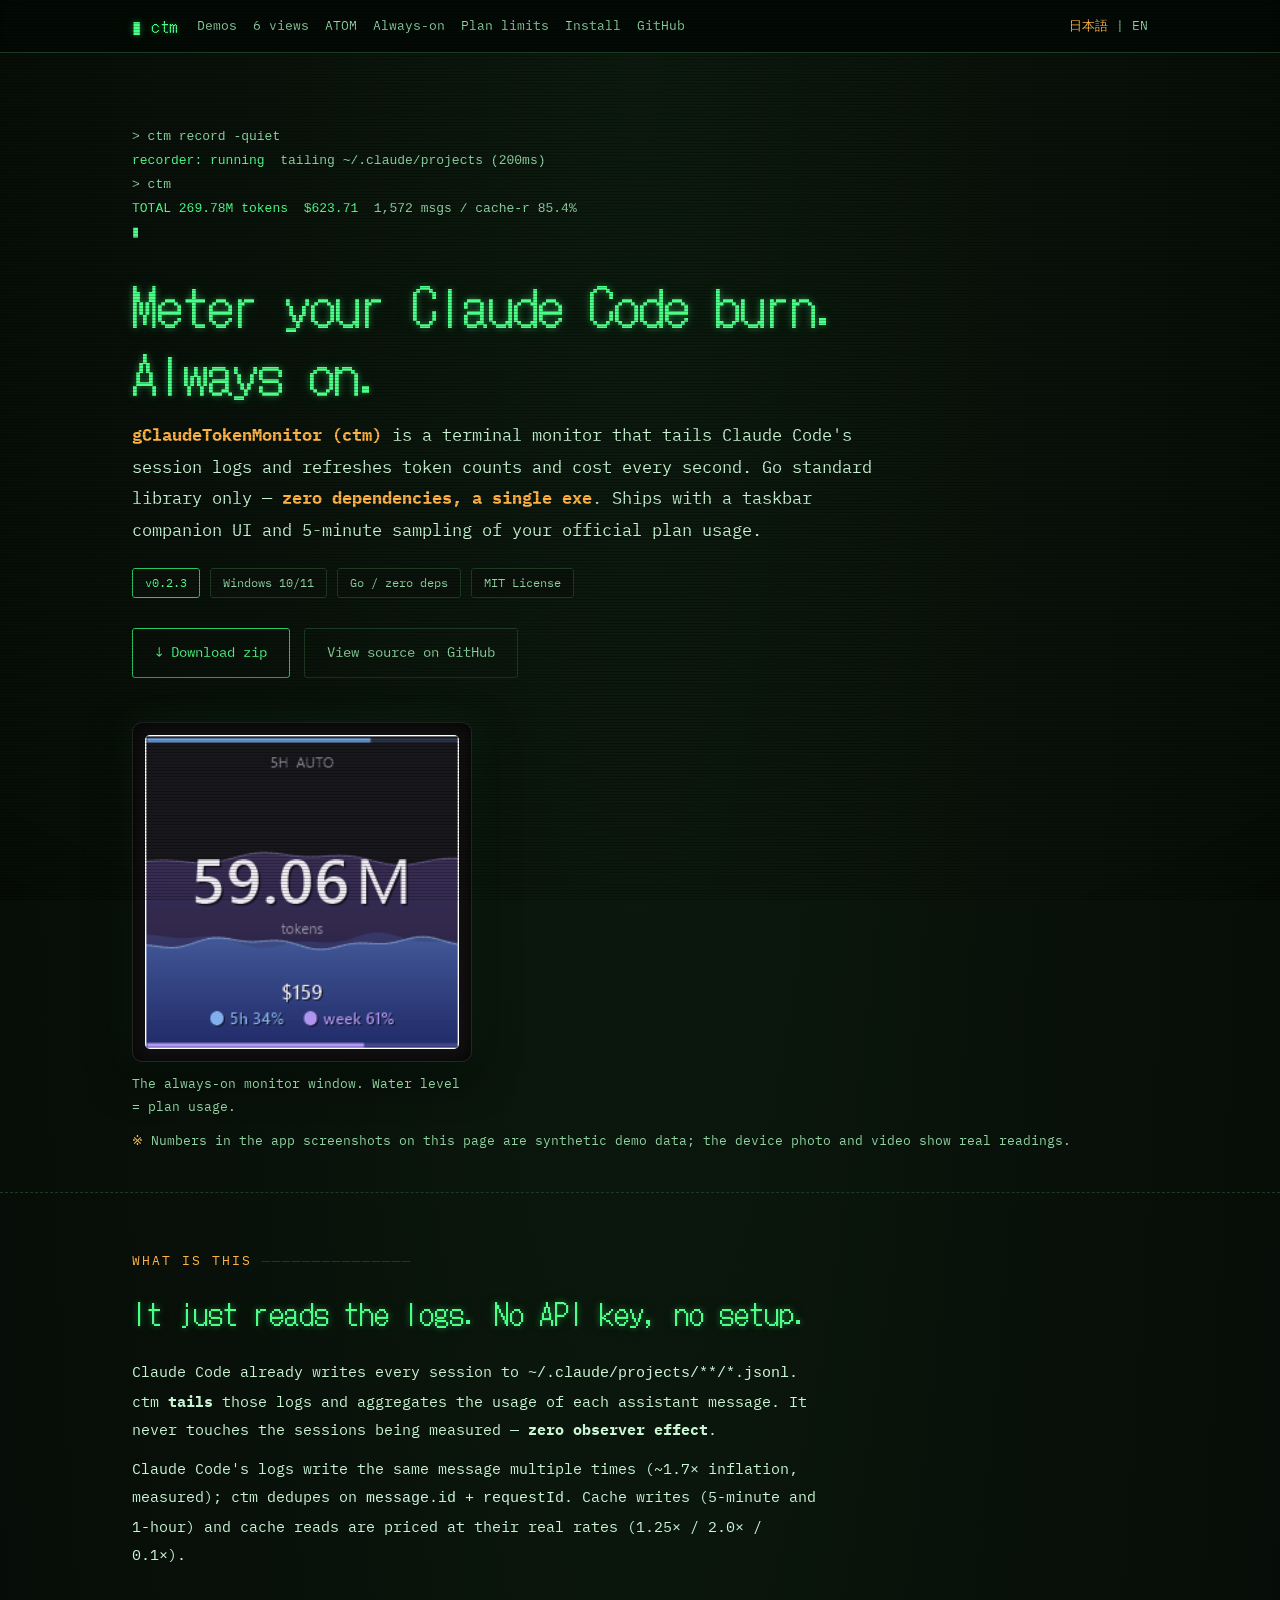
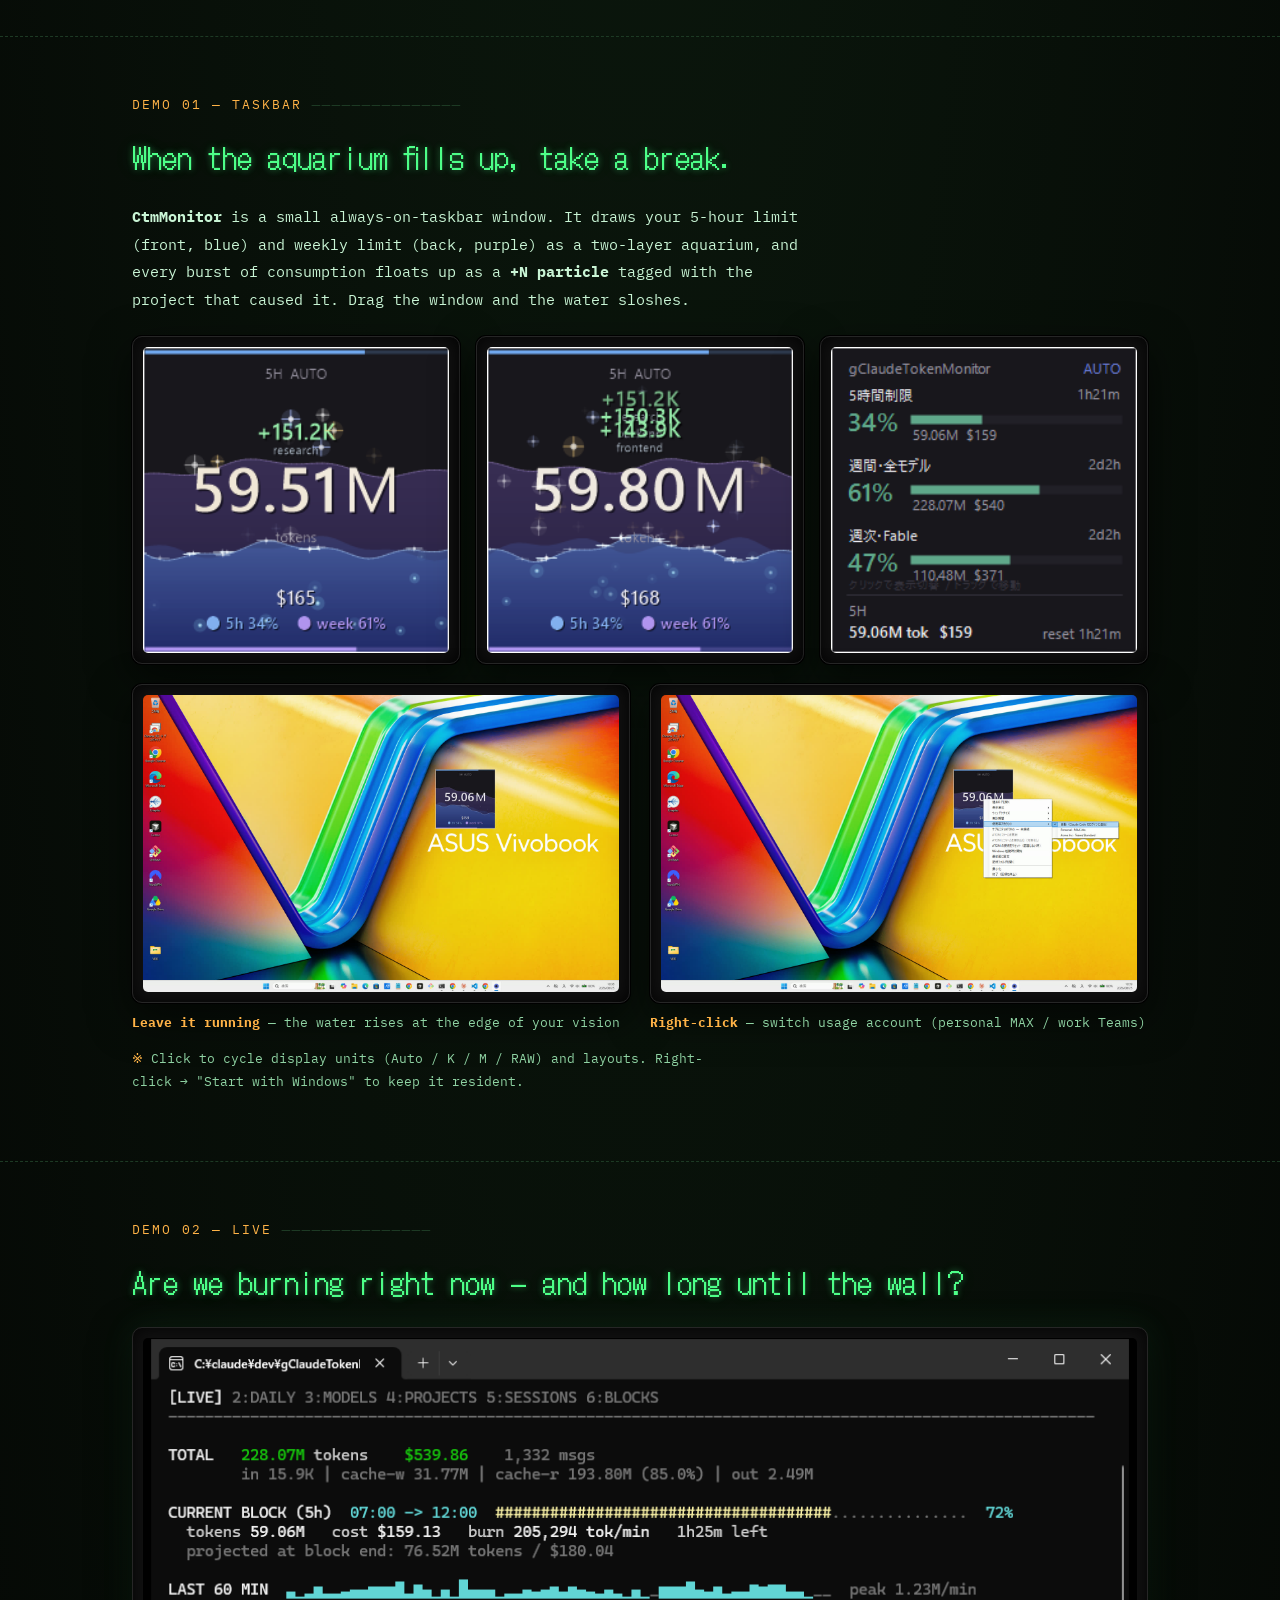
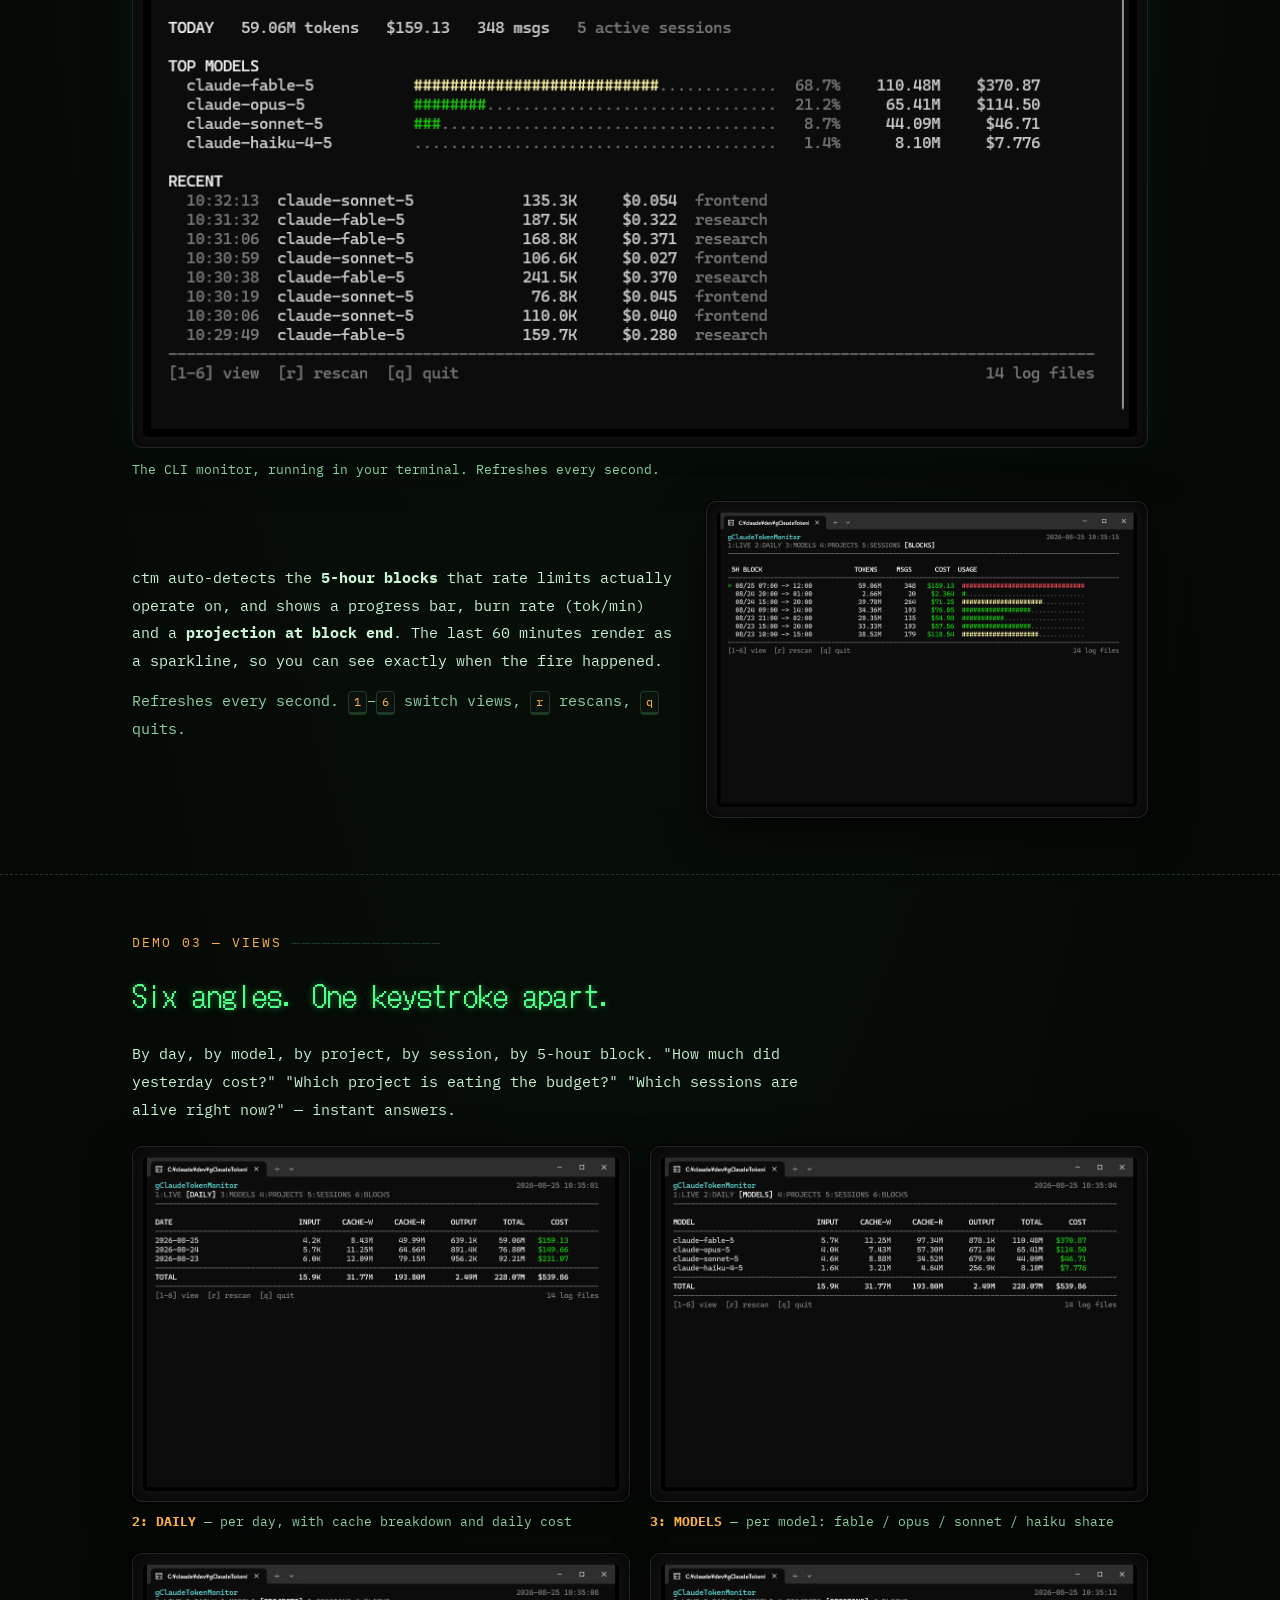
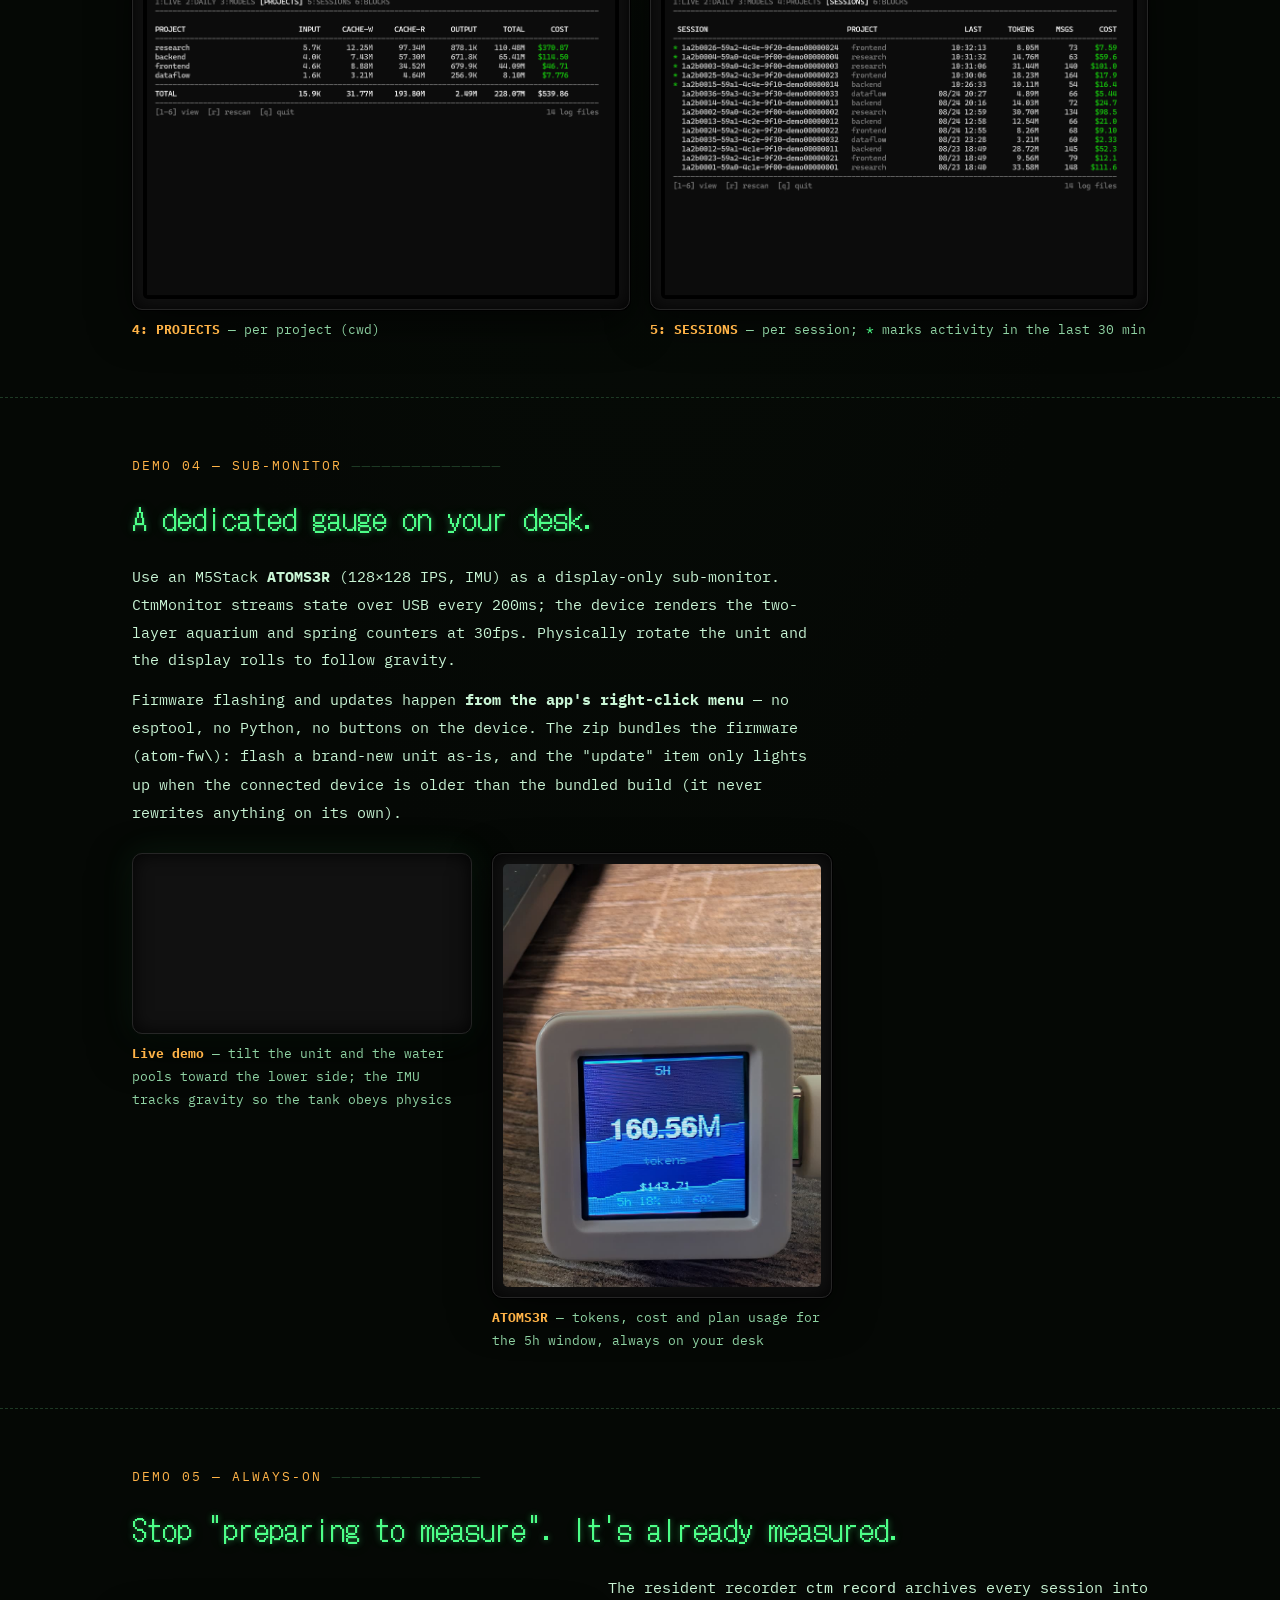
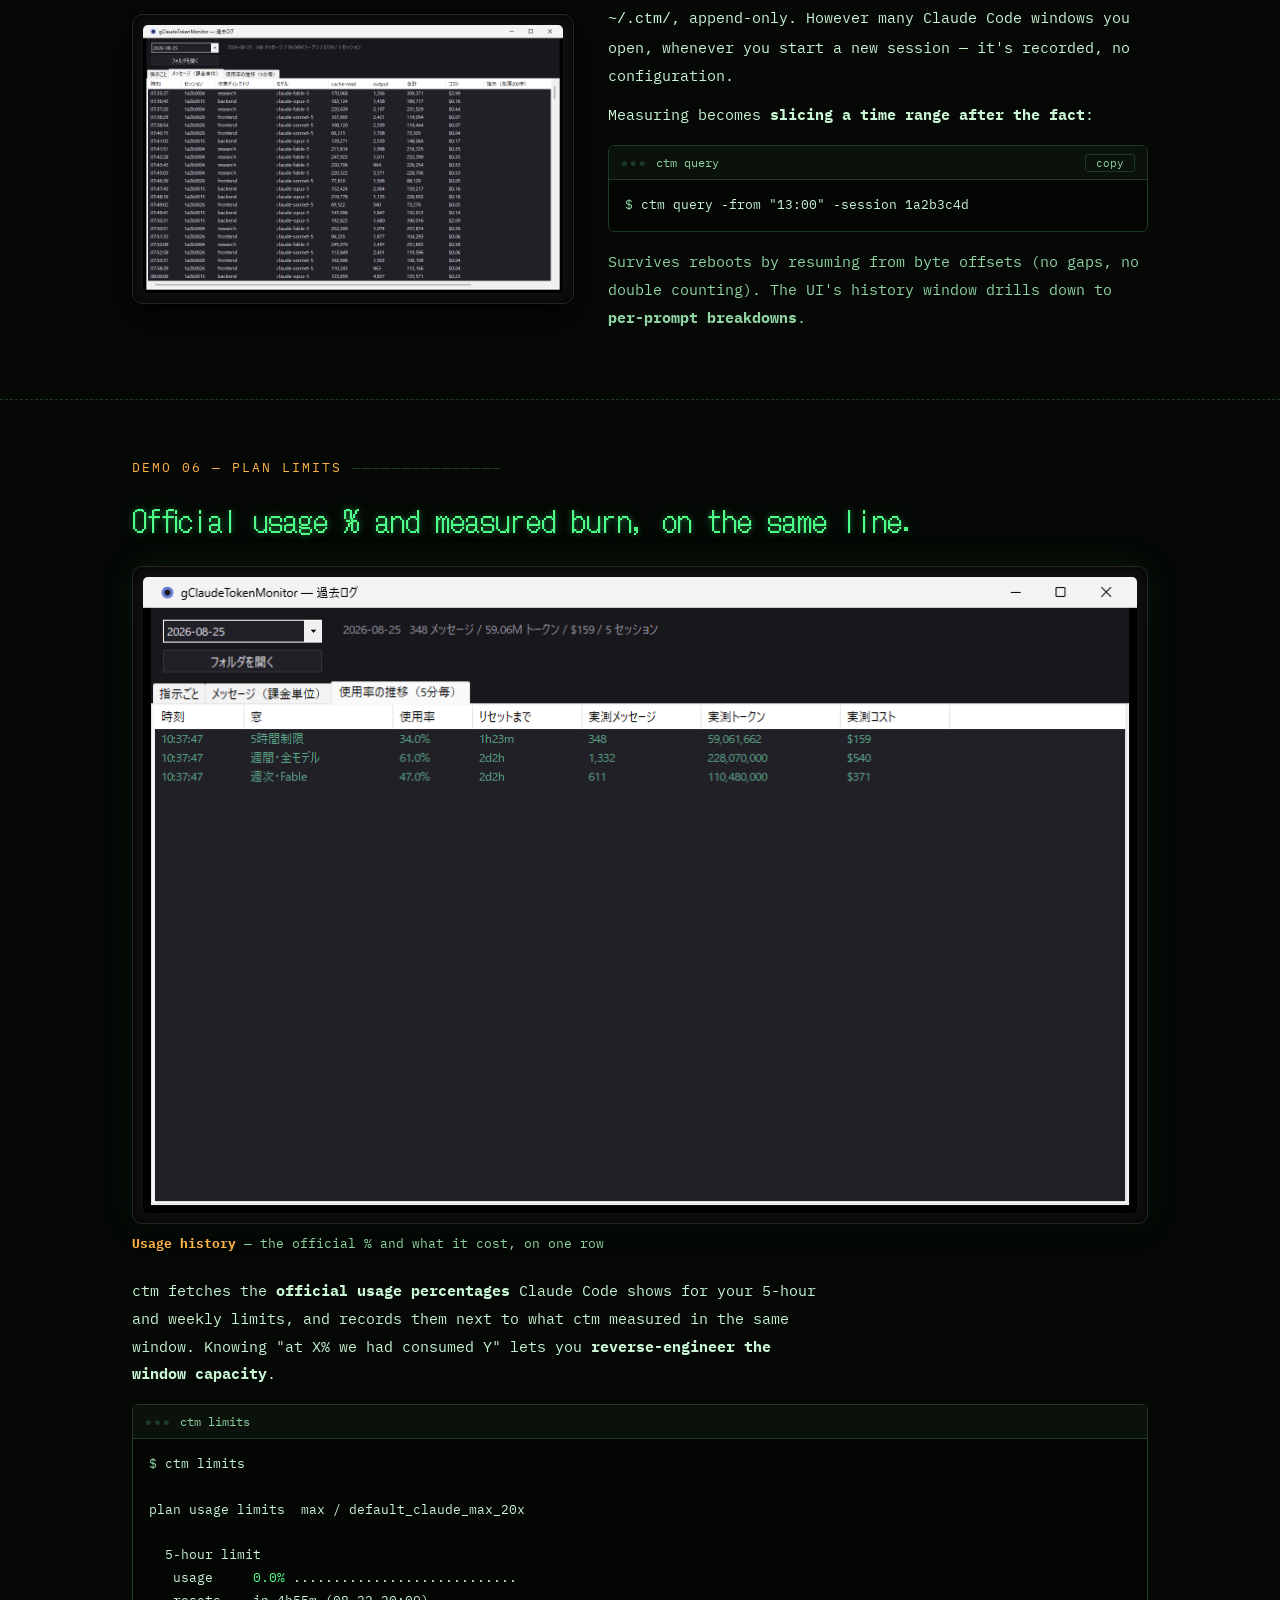
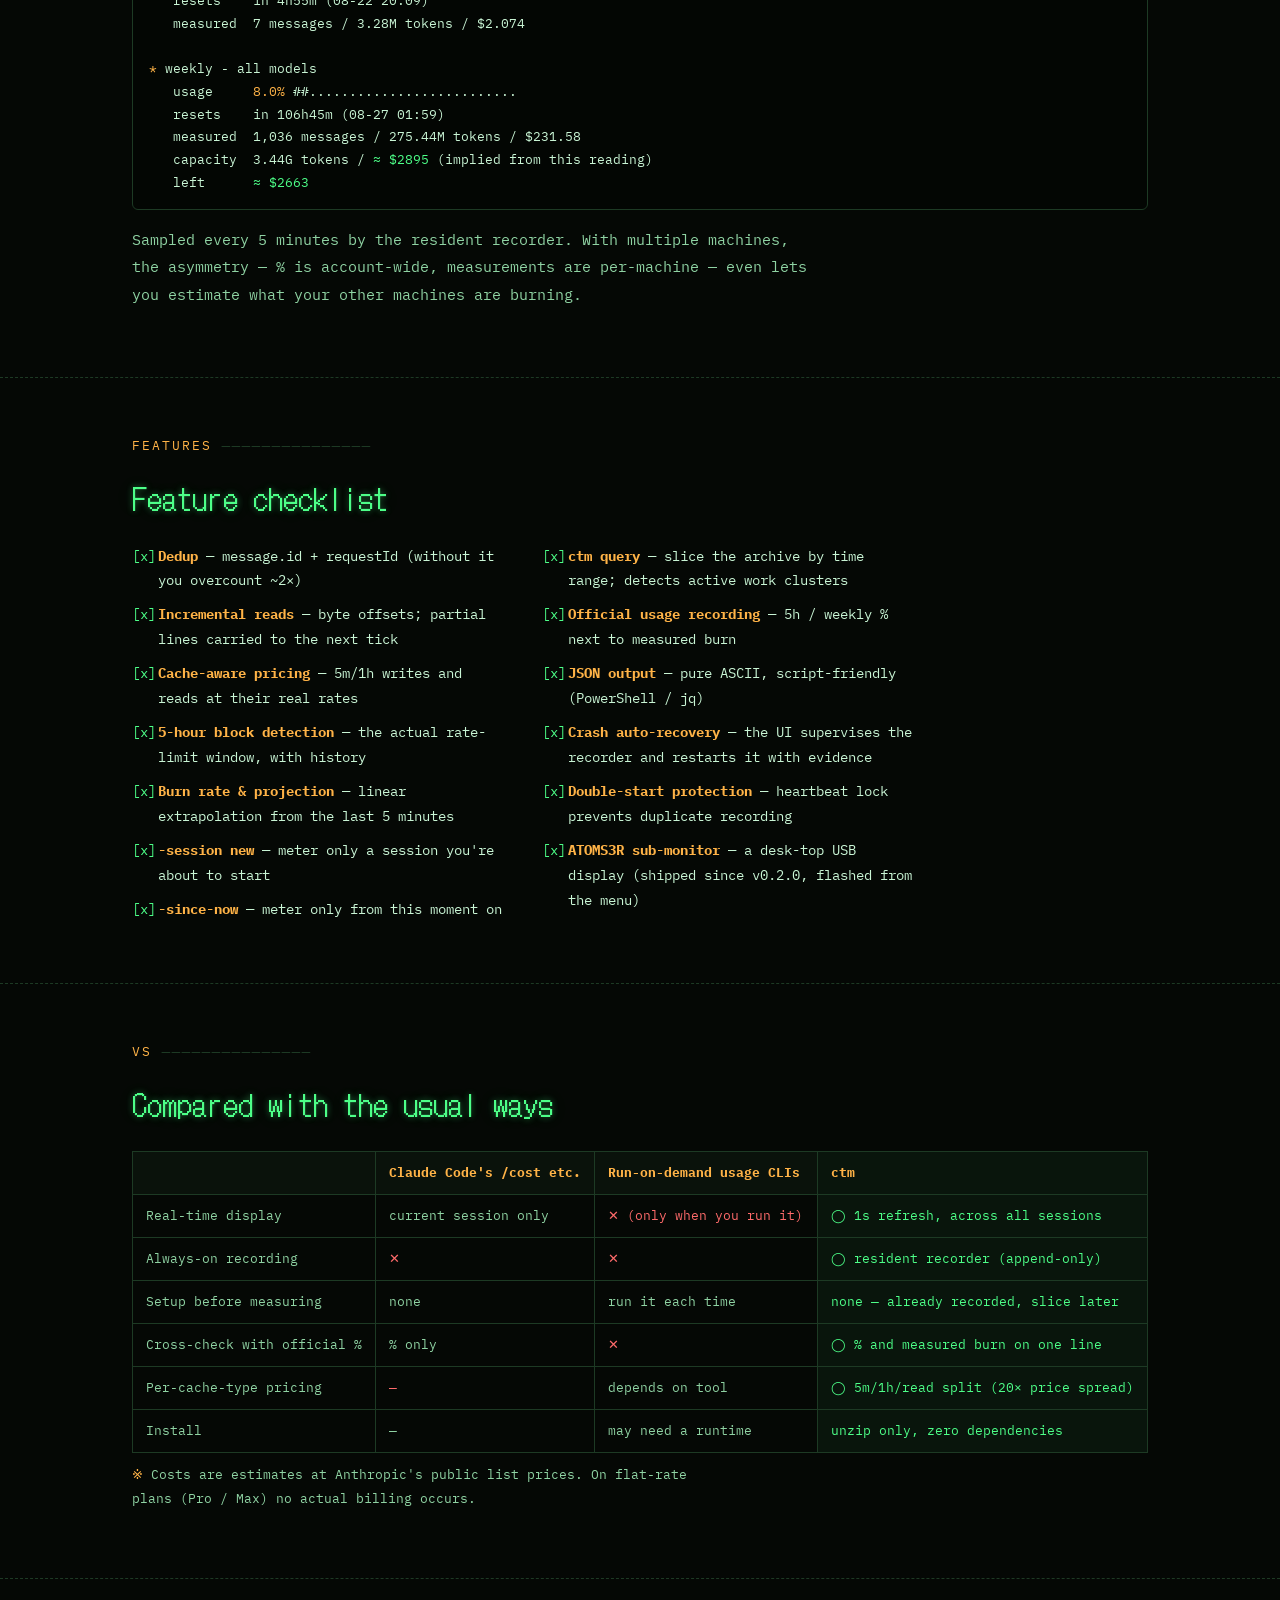
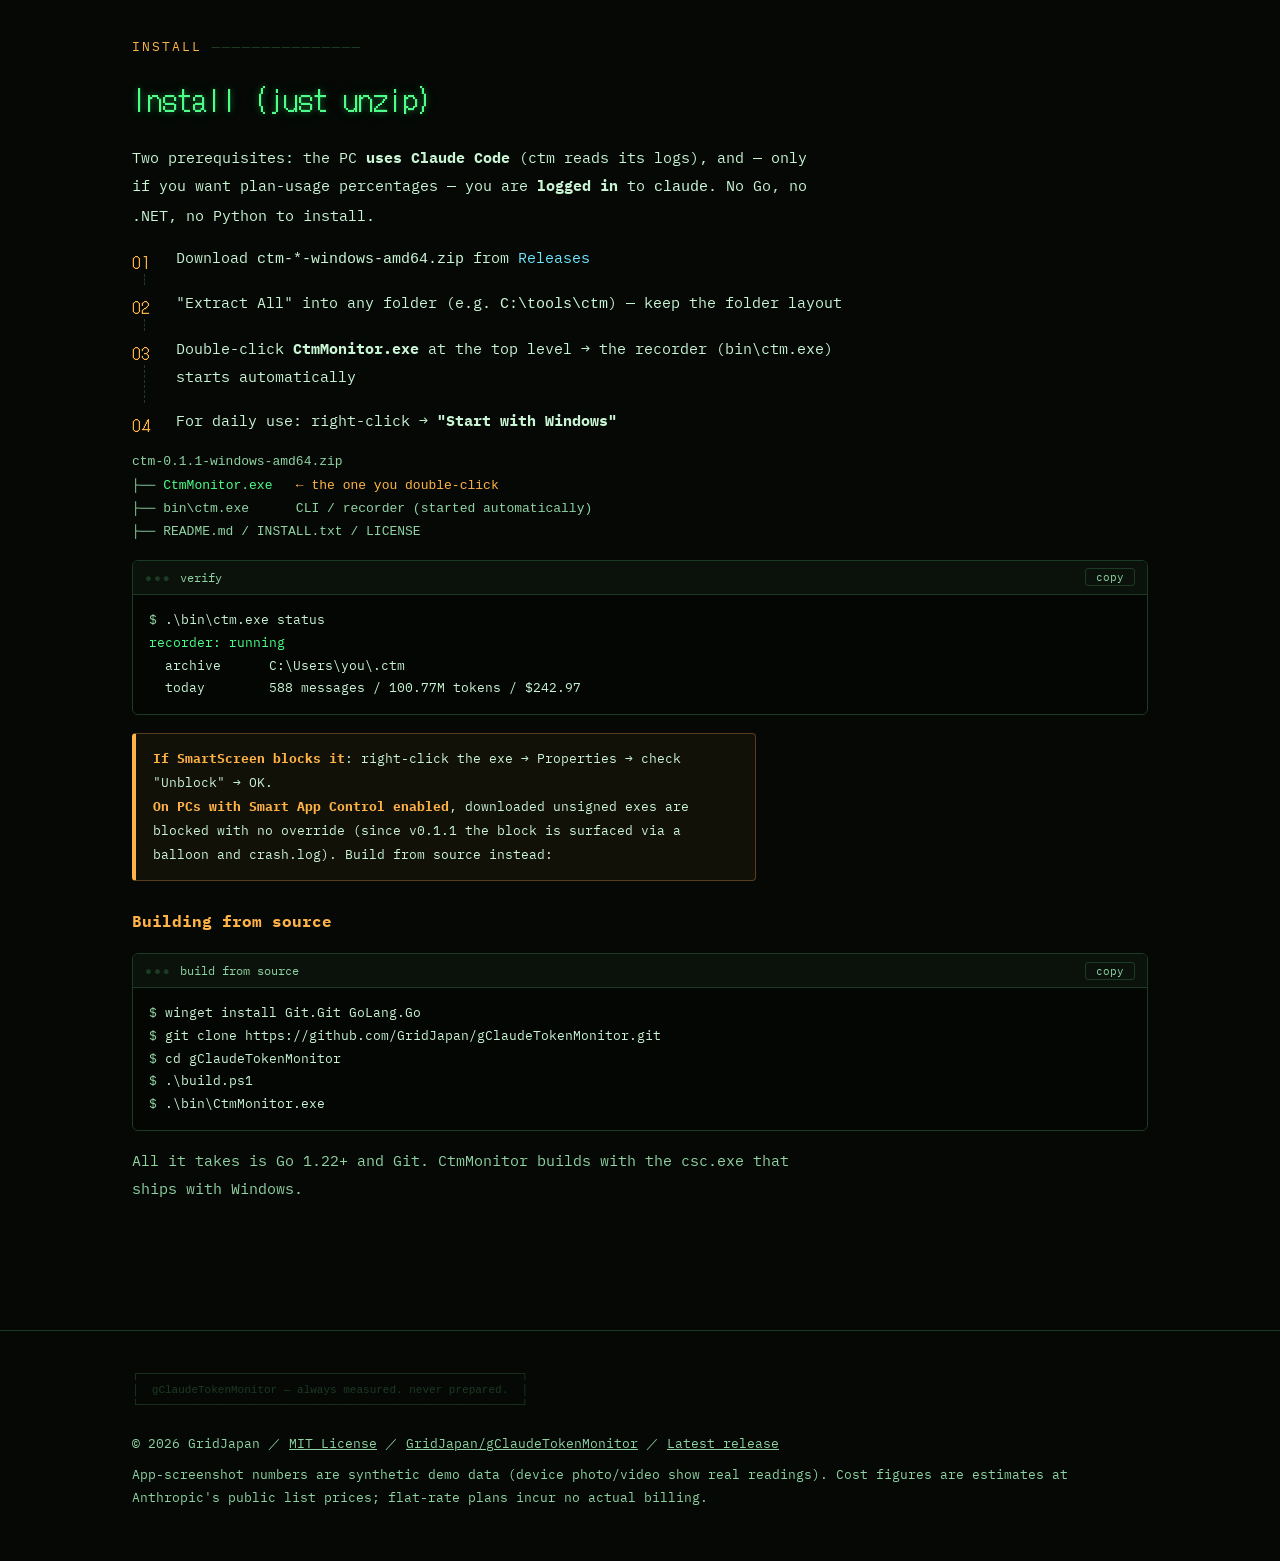
<file: en/index.html>
<!DOCTYPE html>
<html lang="en">
<head>
<meta charset="utf-8">
<meta name="viewport" content="width=device-width, initial-scale=1">
<title>gClaudeTokenMonitor (ctm) — always-on token metering for Claude Code</title>
<meta name="description" content="A terminal monitor that meters Claude Code token usage and cost in real time. Written in Go, zero dependencies, single exe. Always-on recording, 5-hour blocks, official plan-usage cross-checks.">
<meta property="og:title" content="gClaudeTokenMonitor (ctm)">
<meta property="og:description" content="Always-on token metering for Claude Code. Zero-dependency, single-exe terminal monitor.">
<meta property="og:image" content="https://gridjapan.github.io/gClaudeTokenMonitor/assets/img/tui-live.png">
<meta property="og:type" content="website">
<link rel="icon" href="data:image/svg+xml,%3Csvg xmlns='http://www.w3.org/2000/svg' viewBox='0 0 16 16'%3E%3Crect width='16' height='16' fill='%23050805'/%3E%3Crect x='2' y='3' width='3' height='10' fill='%234dff88'/%3E%3Crect x='7' y='6' width='3' height='7' fill='%2329c862'/%3E%3Crect x='12' y='2' width='2' height='11' fill='%23ffb347'/%3E%3C/svg%3E">
<link rel="preconnect" href="https://fonts.googleapis.com">
<link rel="preconnect" href="https://fonts.gstatic.com" crossorigin>
<link href="https://fonts.googleapis.com/css2?family=DotGothic16&family=IBM+Plex+Mono:wght@400;700&display=swap" rel="stylesheet">
<link rel="stylesheet" href="../assets/style.css">
</head>
<body>

<nav>
  <div class="wrap">
    <span class="logo">ctm</span>
    <span class="links">
      <a href="#demo">Demos</a>
      <a href="#views">6 views</a>
      <a href="#atom">ATOM</a>
      <a href="#record">Always-on</a>
      <a href="#limits">Plan limits</a>
      <a href="#install">Install</a>
      <a href="https://github.com/GridJapan/gClaudeTokenMonitor">GitHub</a>
    </span>
    <span class="lang"><a href="../">日本語</a> | EN</span>
  </div>
</nav>

<header class="hero">
  <div class="wrap">
    <pre class="boot" id="boot" data-lines='[
      [200, "&gt; ctm record -quiet"],
      [700, "<span class=\"ok\">recorder: running</span>  <span class=\"c\">tailing ~/.claude/projects (200ms)</span>"],
      [500, "&gt; ctm"],
      [600, "<span class=\"ok\">TOTAL 269.78M tokens  $623.71</span>  <span class=\"c\">1,572 msgs / cache-r 85.4%</span>"]
    ]'></pre>
    <h1>Meter your Claude Code burn.<br>Always on.</h1>
    <p class="sub">
      <b>gClaudeTokenMonitor (ctm)</b> is a terminal monitor that tails Claude Code&#39;s
      session logs and refreshes token counts and cost every second.
      Go standard library only — <b>zero dependencies, a single exe</b>.
      Ships with a taskbar companion UI and 5-minute sampling of your official plan usage.
    </p>
    <div class="badges">
      <span class="badge hot">v0.2.3</span>
      <span class="badge">Windows 10/11</span>
      <span class="badge">Go / zero deps</span>
      <span class="badge">MIT License</span>
    </div>
    <div class="cta">
      <a class="btn" href="https://github.com/GridJapan/gClaudeTokenMonitor/releases/latest">↓ Download zip</a>
      <a class="btn ghost" href="https://github.com/GridJapan/gClaudeTokenMonitor">View source on GitHub</a>
    </div>
    <div class="hero-app">
      <div class="crt glow"><img src="../assets/img/aqua-big.png" alt="The CtmMonitor window: a large 18.09M tokens counter over the two-layer aquarium, with 5h 9% / week 15% usage" width="300" height="300"></div>
      <p class="hero-cap">The always-on monitor window. Water level = plan usage.</p>
    </div>
    <p class="note" style="margin-top:10px">Numbers in the app screenshots on this page are synthetic demo data; the device photo and video show real readings.</p>
  </div>
</header>

<section>
  <div class="wrap">
    <p class="secno">WHAT IS THIS</p>
    <h2>It just reads the logs. No API key, no setup.</h2>
    <p>
      Claude Code already writes every session to <code>~/.claude/projects/**/*.jsonl</code>.
      ctm <b>tails</b> those logs and aggregates the usage of each assistant message.
      It never touches the sessions being measured — <b>zero observer effect</b>.
    </p>
    <p>
      Claude Code&#39;s logs write the same message multiple times (~1.7× inflation, measured);
      ctm dedupes on <code>message.id + requestId</code>. Cache writes (5-minute and 1-hour)
      and cache reads are priced at their real rates (1.25× / 2.0× / 0.1×).
    </p>
  </div>
</section>

<section id="demo">
  <div class="wrap">
    <p class="secno">DEMO 01 — TASKBAR</p>
    <h2>When the aquarium fills up, take a break.</h2>
    <p>
      <b>CtmMonitor</b> is a small always-on-taskbar window. It draws your 5-hour limit
      (front, blue) and weekly limit (back, purple) as a two-layer aquarium, and every burst
      of consumption floats up as a <b>+N particle</b> tagged with the project that caused it.
      Drag the window and the water sloshes.
    </p>
    <div class="aqua-row">
      <div class="crt"><img src="../assets/img/aqua-front.png" alt="A +151.2K float rising after one response, tagged with its source project 'research'" loading="lazy" width="300" height="300"></div>
      <div class="crt"><img src="../assets/img/aqua-3xb.png" alt="Several +N floats from different projects stacking up at once" loading="lazy" width="300" height="300"></div>
      <div class="crt"><img src="../assets/img/aqua-detail.png" alt="Detail layout listing 5-hour 34% / weekly all-models 61% / weekly Fable 47% as bars" loading="lazy" width="300" height="300"></div>
    </div>
    <div class="wide-row">
      <figure class="shot">
        <div class="crt"><img src="../assets/img/desktop.jpg" alt="The gClaudeTokenMonitor window sitting on the Windows desktop while you work" loading="lazy" width="1440" height="900"></div>
        <figcaption><b>Leave it running</b> — the water rises at the edge of your vision</figcaption>
      </figure>
      <figure class="shot">
        <div class="crt"><img src="../assets/img/desktop-menu.jpg" alt="Right-click menu with the usage-account submenu open: Auto / Personal · MAX 20x / Acme Inc · Teams Standard" loading="lazy" width="1440" height="900"></div>
        <figcaption><b>Right-click</b> — switch usage account (personal MAX / work Teams)</figcaption>
      </figure>
    </div>
    <p class="note" style="margin-top:12px">Click to cycle display units (Auto / K / M / RAW) and layouts. Right-click → &quot;Start with Windows&quot; to keep it resident.</p>
  </div>
</section>

<section id="live">
  <div class="wrap">
    <p class="secno">DEMO 02 — LIVE</p>
    <h2>Are we burning right now — and how long until the wall?</h2>
    <div class="crt glow" style="margin-bottom:18px"><img src="../assets/img/tui-live.png" alt="ctm LIVE view: totals, cost, the current 5-hour block with burn rate, a 60-minute sparkline, per-model breakdown and recent messages on one screen" loading="lazy" width="985" height="692"></div>
    <p class="hero-cap" style="margin:-8px 0 20px">The CLI monitor, running in your terminal. Refreshes every second.</p>
    <div class="cols">
      <div>
        <p>
          ctm auto-detects the <b>5-hour blocks</b> that rate limits actually operate on,
          and shows a progress bar, burn rate (tok/min) and a <b>projection at block end</b>.
          The last 60 minutes render as a sparkline, so you can see exactly when the fire happened.
        </p>
        <p class="dim">
          Refreshes every second. <kbd>1</kbd>–<kbd>6</kbd> switch views, <kbd>r</kbd> rescans,
          <kbd>q</kbd> quits.
        </p>
      </div>
      <div class="crt"><img src="../assets/img/tui-blocks.png" alt="BLOCKS view: history of 5-hour blocks with tokens, message counts, cost and usage bars" loading="lazy" width="985" height="692"></div>
    </div>
  </div>
</section>

<section id="views">
  <div class="wrap">
    <p class="secno">DEMO 03 — VIEWS</p>
    <h2>Six angles. One keystroke apart.</h2>
    <p>
      By day, by model, by project, by session, by 5-hour block.
      &quot;How much did yesterday cost?&quot; &quot;Which project is eating the budget?&quot;
      &quot;Which sessions are alive right now?&quot; — instant answers.
    </p>
    <div class="gallery">
      <figure class="shot">
        <div class="crt"><img src="../assets/img/tui-daily.png" alt="DAILY view: per-day input, cache-write, cache-read, output, total and cost" loading="lazy" width="985" height="692"></div>
        <figcaption><b>2: DAILY</b> — per day, with cache breakdown and daily cost</figcaption>
      </figure>
      <figure class="shot">
        <div class="crt"><img src="../assets/img/tui-models.png" alt="MODELS view: consumption and cost per model" loading="lazy" width="985" height="692"></div>
        <figcaption><b>3: MODELS</b> — per model: fable / opus / sonnet / haiku share</figcaption>
      </figure>
      <figure class="shot">
        <div class="crt"><img src="../assets/img/tui-projects.png" alt="PROJECTS view: consumption and cost per working directory" loading="lazy" width="985" height="692"></div>
        <figcaption><b>4: PROJECTS</b> — per project (cwd)</figcaption>
      </figure>
      <figure class="shot">
        <div class="crt"><img src="../assets/img/tui-sessions.png" alt="SESSIONS view: one row per session, sessions active in the last 30 minutes are starred" loading="lazy" width="985" height="692"></div>
        <figcaption><b>5: SESSIONS</b> — per session; <span style="color:var(--green)">*</span> marks activity in the last 30 min</figcaption>
      </figure>
    </div>
  </div>
</section>

<section id="atom">
  <div class="wrap">
    <p class="secno">DEMO 04 — SUB-MONITOR</p>
    <h2>A dedicated gauge on your desk.</h2>
    <p>
      Use an M5Stack <b>ATOMS3R</b> (128×128 IPS, IMU) as a display-only sub-monitor.
      CtmMonitor streams state over USB every 200ms; the device renders the two-layer aquarium
      and spring counters at 30fps. Physically rotate the unit and the display rolls to follow
      gravity.
    </p>
    <p>
      Firmware flashing and updates happen <b>from the app&#39;s right-click menu</b> —
      no esptool, no Python, no buttons on the device. The zip bundles the firmware
      (<code>atom-fw\</code>): flash a brand-new unit as-is, and the &quot;update&quot; item only
      lights up when the connected device is older than the bundled build (it never
      rewrites anything on its own).
    </p>
    <div class="device-row">
      <figure class="shot">
        <div class="crt glow"><video src="../assets/img/atom-tilt.mp4" autoplay loop muted playsinline width="540" height="960" aria-label="Demo video: tilting the ATOMS3R in hand makes the on-screen water pool toward the lower side"></video></div>
        <figcaption><b>Live demo</b> — tilt the unit and the water pools toward the lower side; the IMU tracks gravity so the tank obeys physics</figcaption>
      </figure>
      <figure class="shot">
        <div class="crt"><img src="../assets/img/atom-device.jpg" alt="ATOMS3R device showing 160.56M tokens, $143.71 and 5h 18% / wk 60% for the 5H window on its 128×128 screen" loading="lazy" width="900" height="1196"></div>
        <figcaption><b>ATOMS3R</b> — tokens, cost and plan usage for the 5h window, always on your desk</figcaption>
      </figure>
    </div>
  </div>
</section>

<section id="record">
  <div class="wrap">
    <p class="secno">DEMO 05 — ALWAYS-ON</p>
    <h2>Stop &quot;preparing to measure&quot;. It&#39;s already measured.</h2>
    <div class="cols rev">
      <div class="crt"><img src="../assets/img/logviewer.png" alt="History viewer: per-day message detail with per-prompt breakdown" loading="lazy" width="985" height="692"></div>
      <div>
        <p>
          The resident recorder <code>ctm record</code> archives every session into
          <code>~/.ctm/</code>, append-only. However many Claude Code windows you open,
          whenever you start a new session — it&#39;s recorded, no configuration.
        </p>
        <p>Measuring becomes <b>slicing a time range after the fact</b>:</p>
        <div class="term">
          <div class="bar"><span class="dots">●●●</span> ctm query <button class="copybtn">copy</button></div>
          <pre><span class="c">$</span> ctm query -from "13:00" -session 1a2b3c4d</pre>
        </div>
        <p class="dim">
          Survives reboots by resuming from byte offsets (no gaps, no double counting).
          The UI&#39;s history window drills down to <b>per-prompt breakdowns</b>.
        </p>
      </div>
    </div>
  </div>
</section>

<section id="limits">
  <div class="wrap">
    <p class="secno">DEMO 06 — PLAN LIMITS</p>
    <h2>Official usage % and measured burn, on the same line.</h2>
    <figure class="shot" style="margin:18px 0 22px">
      <div class="crt glow"><img src="../assets/img/limits-history.png" alt="The usage-history tab: 5-hour 34% / weekly all 61% / weekly Fable 47%, each next to the messages, tokens and cost measured in that same window" loading="lazy" width="1000" height="640"></div>
      <figcaption><b>Usage history</b> — the official % and what it cost, on one row</figcaption>
    </figure>
    <p>
      ctm fetches the <b>official usage percentages</b> Claude Code shows for your
      5-hour and weekly limits, and records them next to what ctm measured in the same window.
      Knowing &quot;at X% we had consumed Y&quot; lets you <b>reverse-engineer the window capacity</b>.
    </p>
    <div class="term">
      <div class="bar"><span class="dots">●●●</span> ctm limits</div>
      <pre><span class="c">$</span> ctm limits

plan usage limits  max / default_claude_max_20x

  5-hour limit
   usage     <span class="g">0.0%</span> ............................
   resets    in 4h55m (08-22 20:09)
   measured  7 messages / 3.28M tokens / $2.074

<span class="a">*</span> weekly - all models
   usage     <span class="a">8.0%</span> ##..........................
   resets    in 106h45m (08-27 01:59)
   measured  1,036 messages / 275.44M tokens / $231.58
   capacity  3.44G tokens / <span class="g">≈ $2895</span> (implied from this reading)
   left      <span class="g">≈ $2663</span></pre>
    </div>
    <p class="dim">
      Sampled every 5 minutes by the resident recorder. With multiple machines, the asymmetry
      — % is account-wide, measurements are per-machine — even lets you estimate what your
      other machines are burning.
    </p>
  </div>
</section>

<section>
  <div class="wrap">
    <p class="secno">FEATURES</p>
    <h2>Feature checklist</h2>
    <ul class="checks">
      <li><b>Dedup</b> — message.id + requestId (without it you overcount ~2×)</li>
      <li><b>Incremental reads</b> — byte offsets; partial lines carried to the next tick</li>
      <li><b>Cache-aware pricing</b> — 5m/1h writes and reads at their real rates</li>
      <li><b>5-hour block detection</b> — the actual rate-limit window, with history</li>
      <li><b>Burn rate &amp; projection</b> — linear extrapolation from the last 5 minutes</li>
      <li><b>-session new</b> — meter only a session you&#39;re about to start</li>
      <li><b>-since-now</b> — meter only from this moment on</li>
      <li><b>ctm query</b> — slice the archive by time range; detects active work clusters</li>
      <li><b>Official usage recording</b> — 5h / weekly % next to measured burn</li>
      <li><b>JSON output</b> — pure ASCII, script-friendly (PowerShell / jq)</li>
      <li><b>Crash auto-recovery</b> — the UI supervises the recorder and restarts it with evidence</li>
      <li><b>Double-start protection</b> — heartbeat lock prevents duplicate recording</li>
      <li><b>ATOMS3R sub-monitor</b> — a desk-top USB display (shipped since v0.2.0, flashed from the menu)</li>
    </ul>
  </div>
</section>

<section>
  <div class="wrap">
    <p class="secno">VS</p>
    <h2>Compared with the usual ways</h2>
    <div class="tablewrap">
      <table class="cmp">
        <thead>
          <tr><th></th><th>Claude Code&#39;s /cost etc.</th><th>Run-on-demand usage CLIs</th><th class="hl">ctm</th></tr>
        </thead>
        <tbody>
          <tr><td>Real-time display</td><td class="m">current session only</td><td class="n">✕ (only when you run it)</td><td class="y hl">◯ 1s refresh, across all sessions</td></tr>
          <tr><td>Always-on recording</td><td class="n">✕</td><td class="n">✕</td><td class="y hl">◯ resident recorder (append-only)</td></tr>
          <tr><td>Setup before measuring</td><td class="m">none</td><td class="m">run it each time</td><td class="y hl">none — already recorded, slice later</td></tr>
          <tr><td>Cross-check with official %</td><td class="m">% only</td><td class="n">✕</td><td class="y hl">◯ % and measured burn on one line</td></tr>
          <tr><td>Per-cache-type pricing</td><td class="n">—</td><td class="m">depends on tool</td><td class="y hl">◯ 5m/1h/read split (20× price spread)</td></tr>
          <tr><td>Install</td><td class="m">—</td><td class="m">may need a runtime</td><td class="y hl">unzip only, zero dependencies</td></tr>
        </tbody>
      </table>
    </div>
    <p class="note" style="margin-top:10px">Costs are estimates at Anthropic&#39;s public list prices. On flat-rate plans (Pro / Max) no actual billing occurs.</p>
  </div>
</section>

<section id="install">
  <div class="wrap">
    <p class="secno">INSTALL</p>
    <h2>Install (just unzip)</h2>
    <p>
      Two prerequisites: the PC <b>uses Claude Code</b> (ctm reads its logs), and — only if you
      want plan-usage percentages — you are <b>logged in</b> to <code>claude</code>.
      No Go, no .NET, no Python to install.
    </p>
    <ol class="steps">
      <li>Download <code>ctm-*-windows-amd64.zip</code> from <a href="https://github.com/GridJapan/gClaudeTokenMonitor/releases/latest">Releases</a></li>
      <li>&quot;Extract All&quot; into any folder (e.g. <code>C:\tools\ctm</code>) — keep the folder layout</li>
      <li>Double-click <b>CtmMonitor.exe</b> at the top level → the recorder (bin\ctm.exe) starts automatically</li>
      <li>For daily use: right-click → <b>&quot;Start with Windows&quot;</b></li>
    </ol>
    <pre class="tree">ctm-0.1.1-windows-amd64.zip
├── <span class="g">CtmMonitor.exe</span>   <span class="a">← the one you double-click</span>
├── bin\ctm.exe      CLI / recorder (started automatically)
├── README.md / INSTALL.txt / LICENSE</pre>
    <div class="term">
      <div class="bar"><span class="dots">●●●</span> verify <button class="copybtn">copy</button></div>
      <pre><span class="c">$</span> .\bin\ctm.exe status
<span class="g">recorder: running</span>
  archive      C:\Users\you\.ctm
  today        588 messages / 100.77M tokens / $242.97</pre>
    </div>
    <div class="warnbox">
      <b>If SmartScreen blocks it</b>: right-click the exe → Properties → check &quot;Unblock&quot; → OK.<br>
      <b>On PCs with Smart App Control enabled</b>, downloaded unsigned exes are blocked with no override
      (since v0.1.1 the block is surfaced via a balloon and crash.log). Build from source instead:
    </div>
    <h3>Building from source</h3>
    <div class="term">
      <div class="bar"><span class="dots">●●●</span> build from source <button class="copybtn">copy</button></div>
      <pre><span class="c">$</span> winget install Git.Git GoLang.Go
<span class="c">$</span> git clone https://github.com/GridJapan/gClaudeTokenMonitor.git
<span class="c">$</span> cd gClaudeTokenMonitor
<span class="c">$</span> .\build.ps1
<span class="c">$</span> .\bin\CtmMonitor.exe</pre>
    </div>
    <p class="dim">All it takes is Go 1.22+ and Git. CtmMonitor builds with the csc.exe that ships with Windows.</p>
  </div>
</section>

<footer>
  <div class="wrap">
    <pre class="art">┌──────────────────────────────────────────────────────────┐
│  gClaudeTokenMonitor — always measured. never prepared.  │
└──────────────────────────────────────────────────────────┘</pre>
    <p>
      © 2026 GridJapan ／ <a href="https://github.com/GridJapan/gClaudeTokenMonitor/blob/main/LICENSE">MIT License</a>
      ／ <a href="https://github.com/GridJapan/gClaudeTokenMonitor">GridJapan/gClaudeTokenMonitor</a>
      ／ <a href="https://github.com/GridJapan/gClaudeTokenMonitor/releases/latest">Latest release</a>
    </p>
    <p class="dim" style="margin-top:8px">
      App-screenshot numbers are synthetic demo data (device photo/video show real readings). Cost figures are estimates at Anthropic&#39;s public
      list prices; flat-rate plans incur no actual billing.
    </p>
  </div>
</footer>

<script src="../assets/site.js"></script>
</body>
</html>
</file>
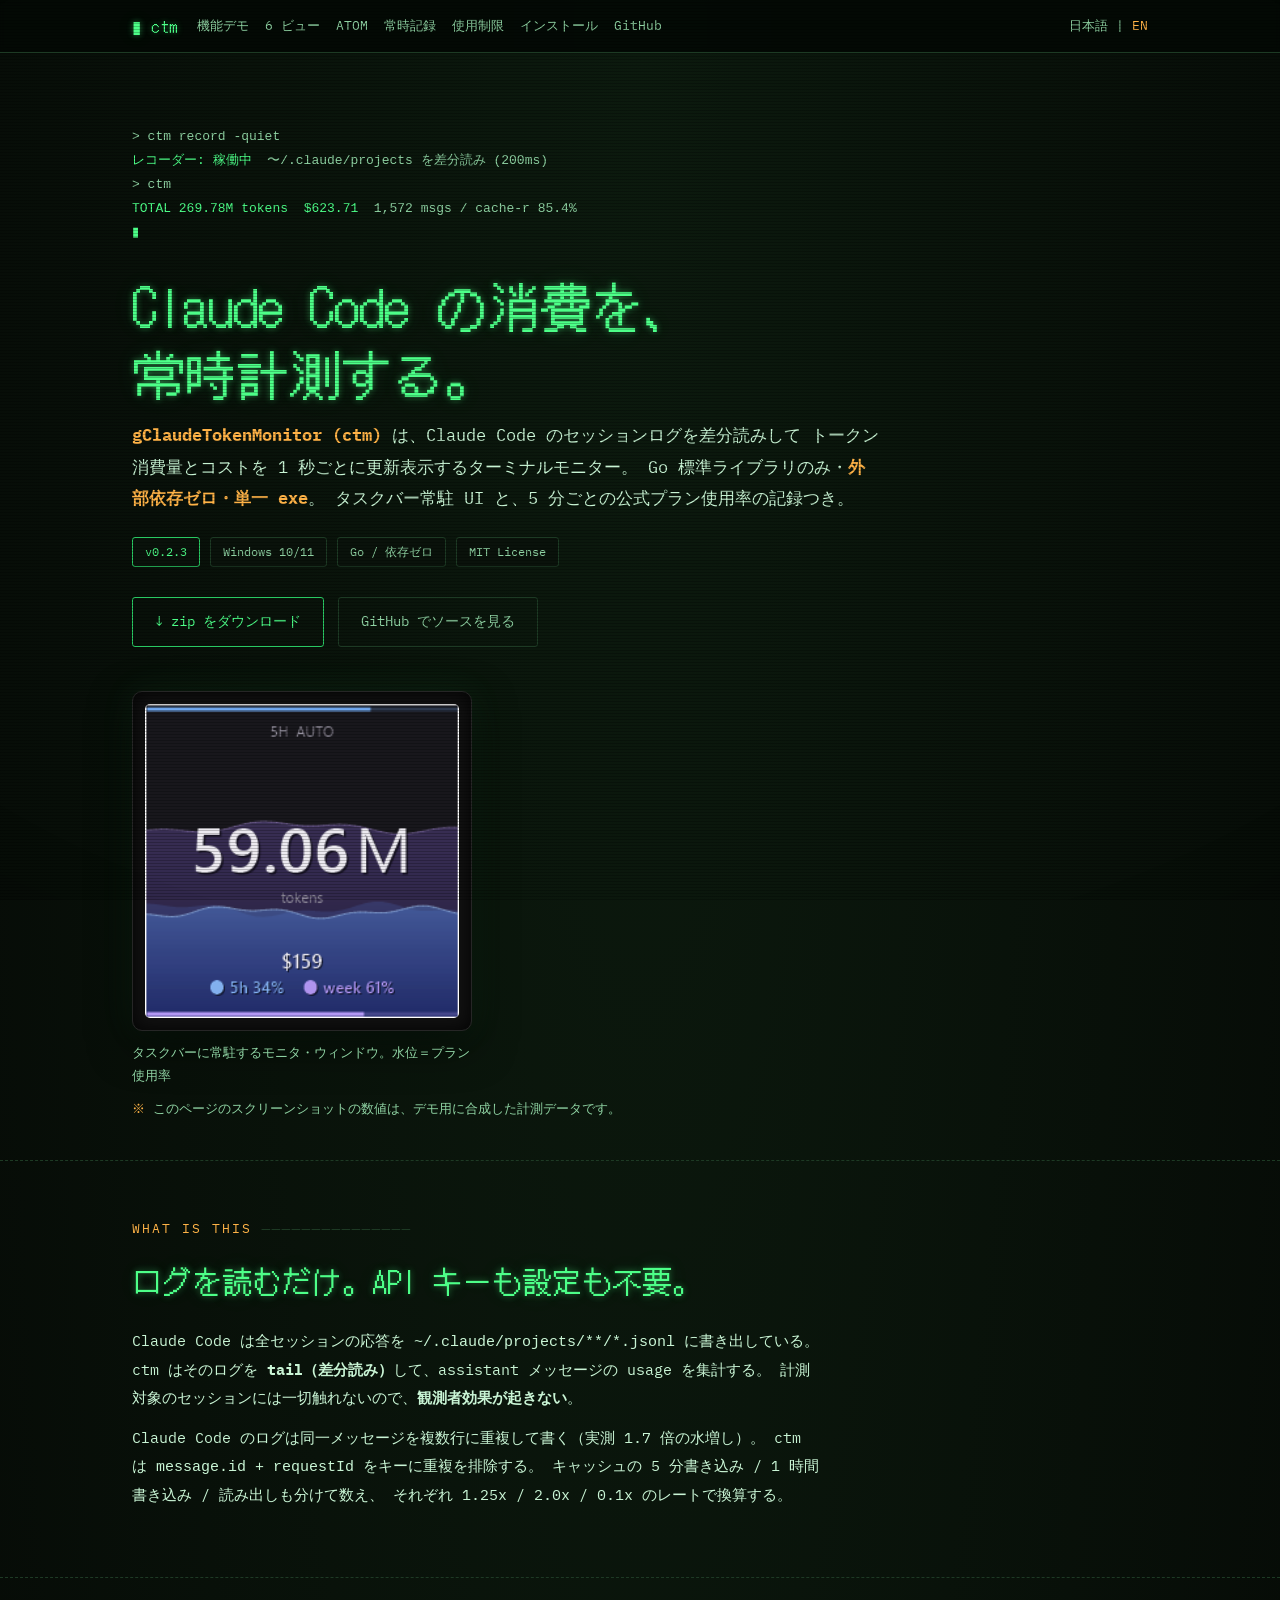
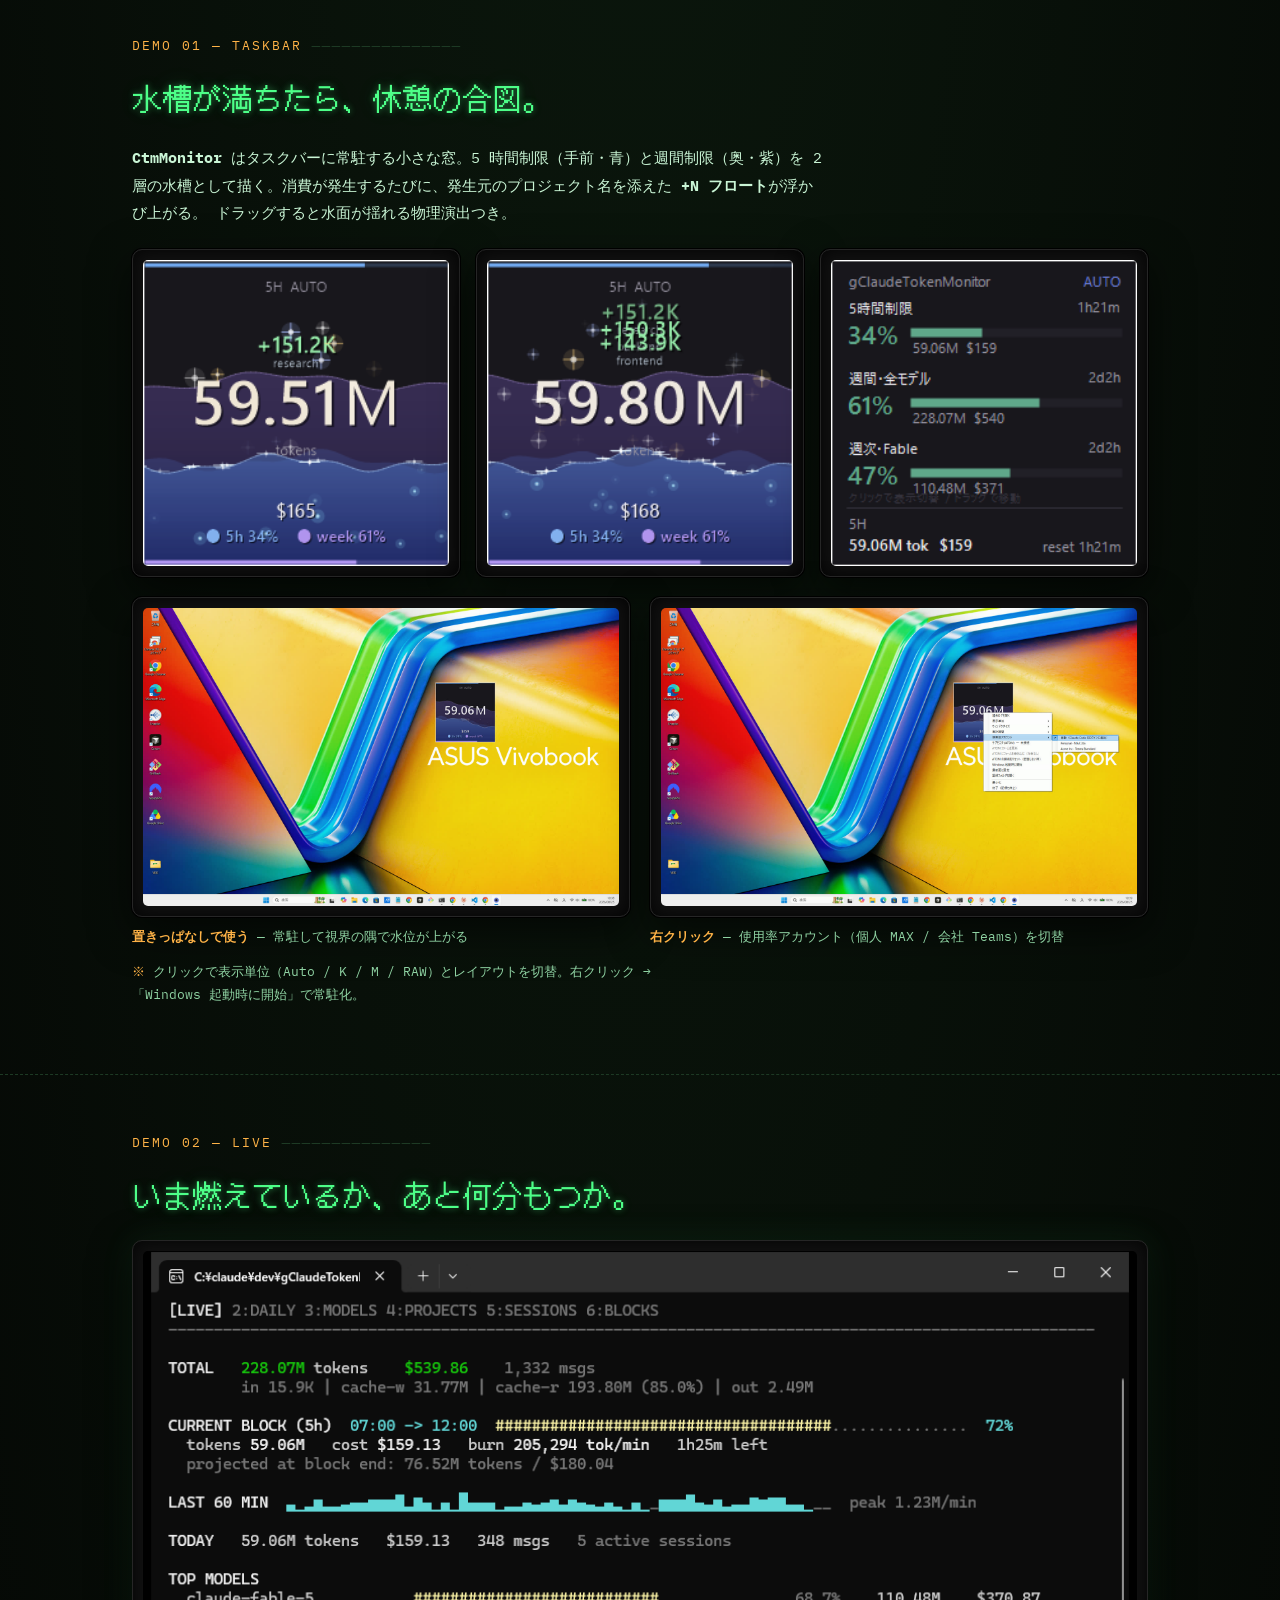
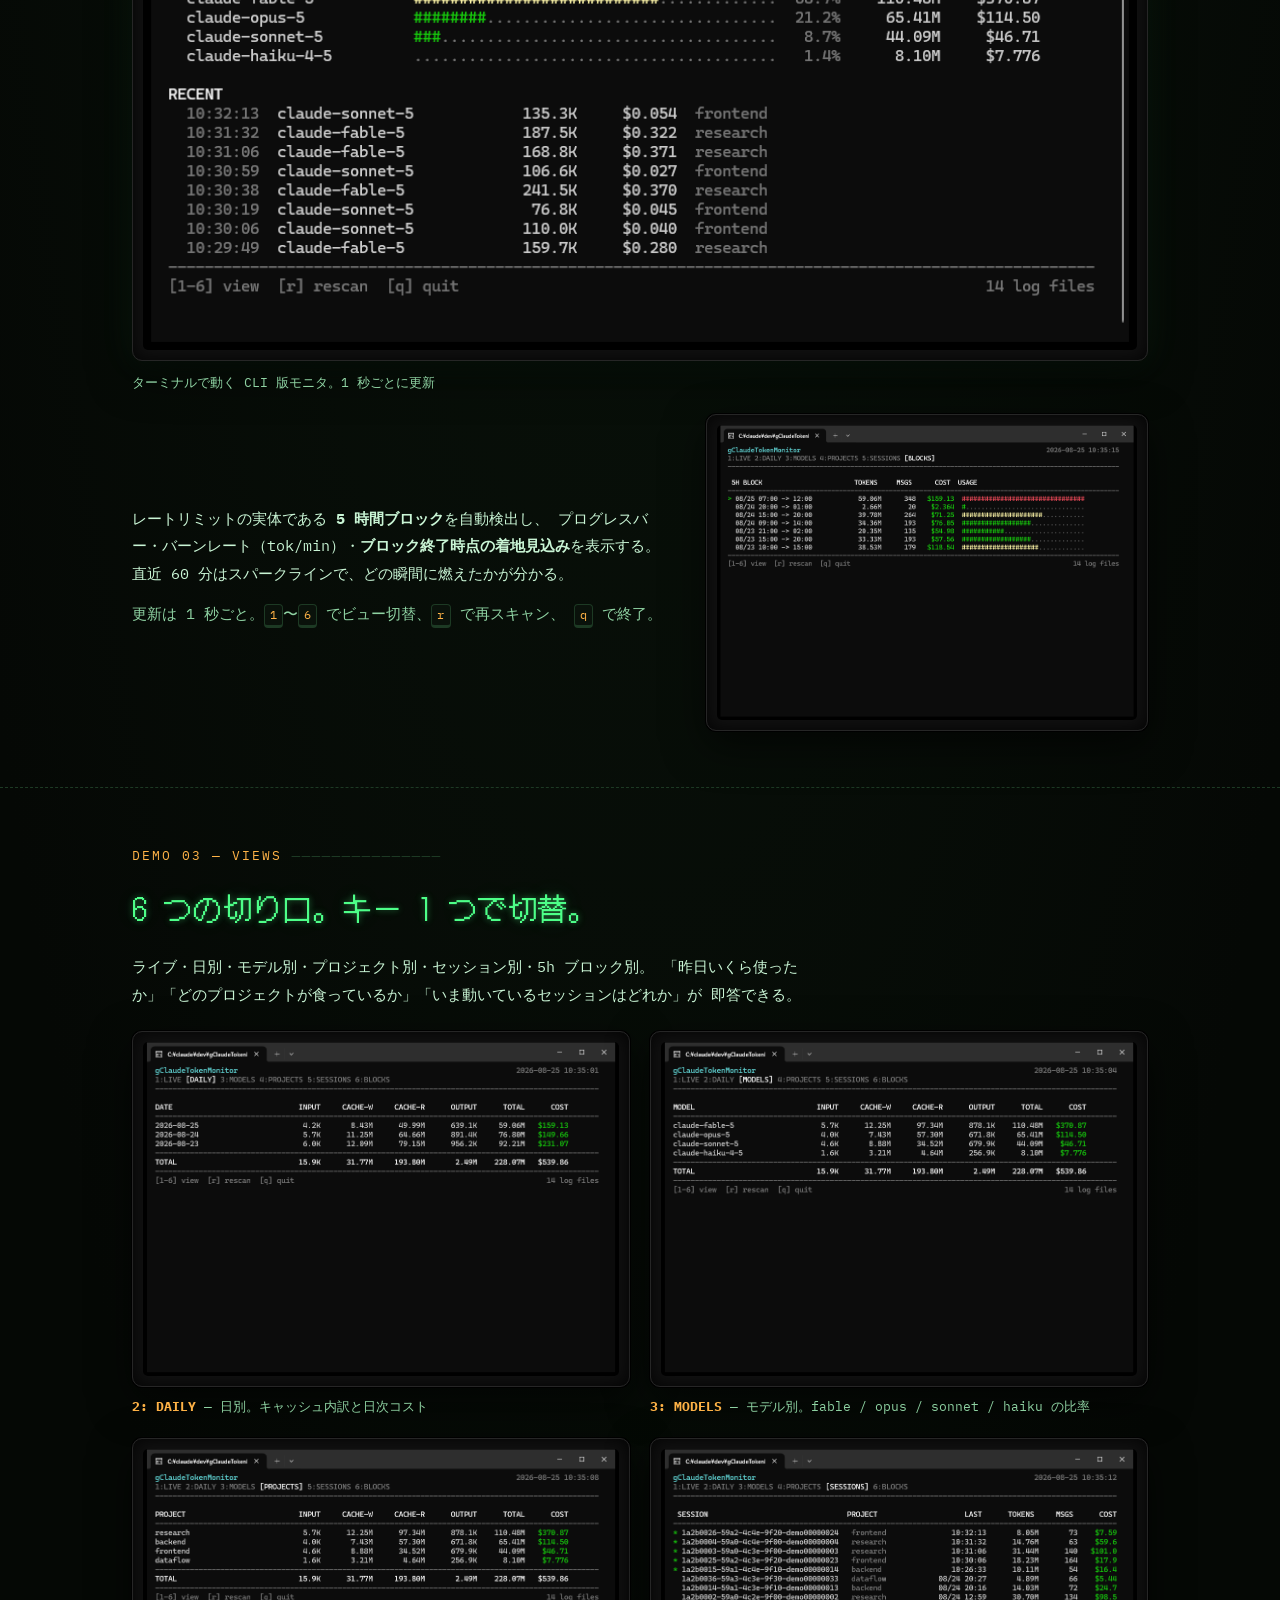
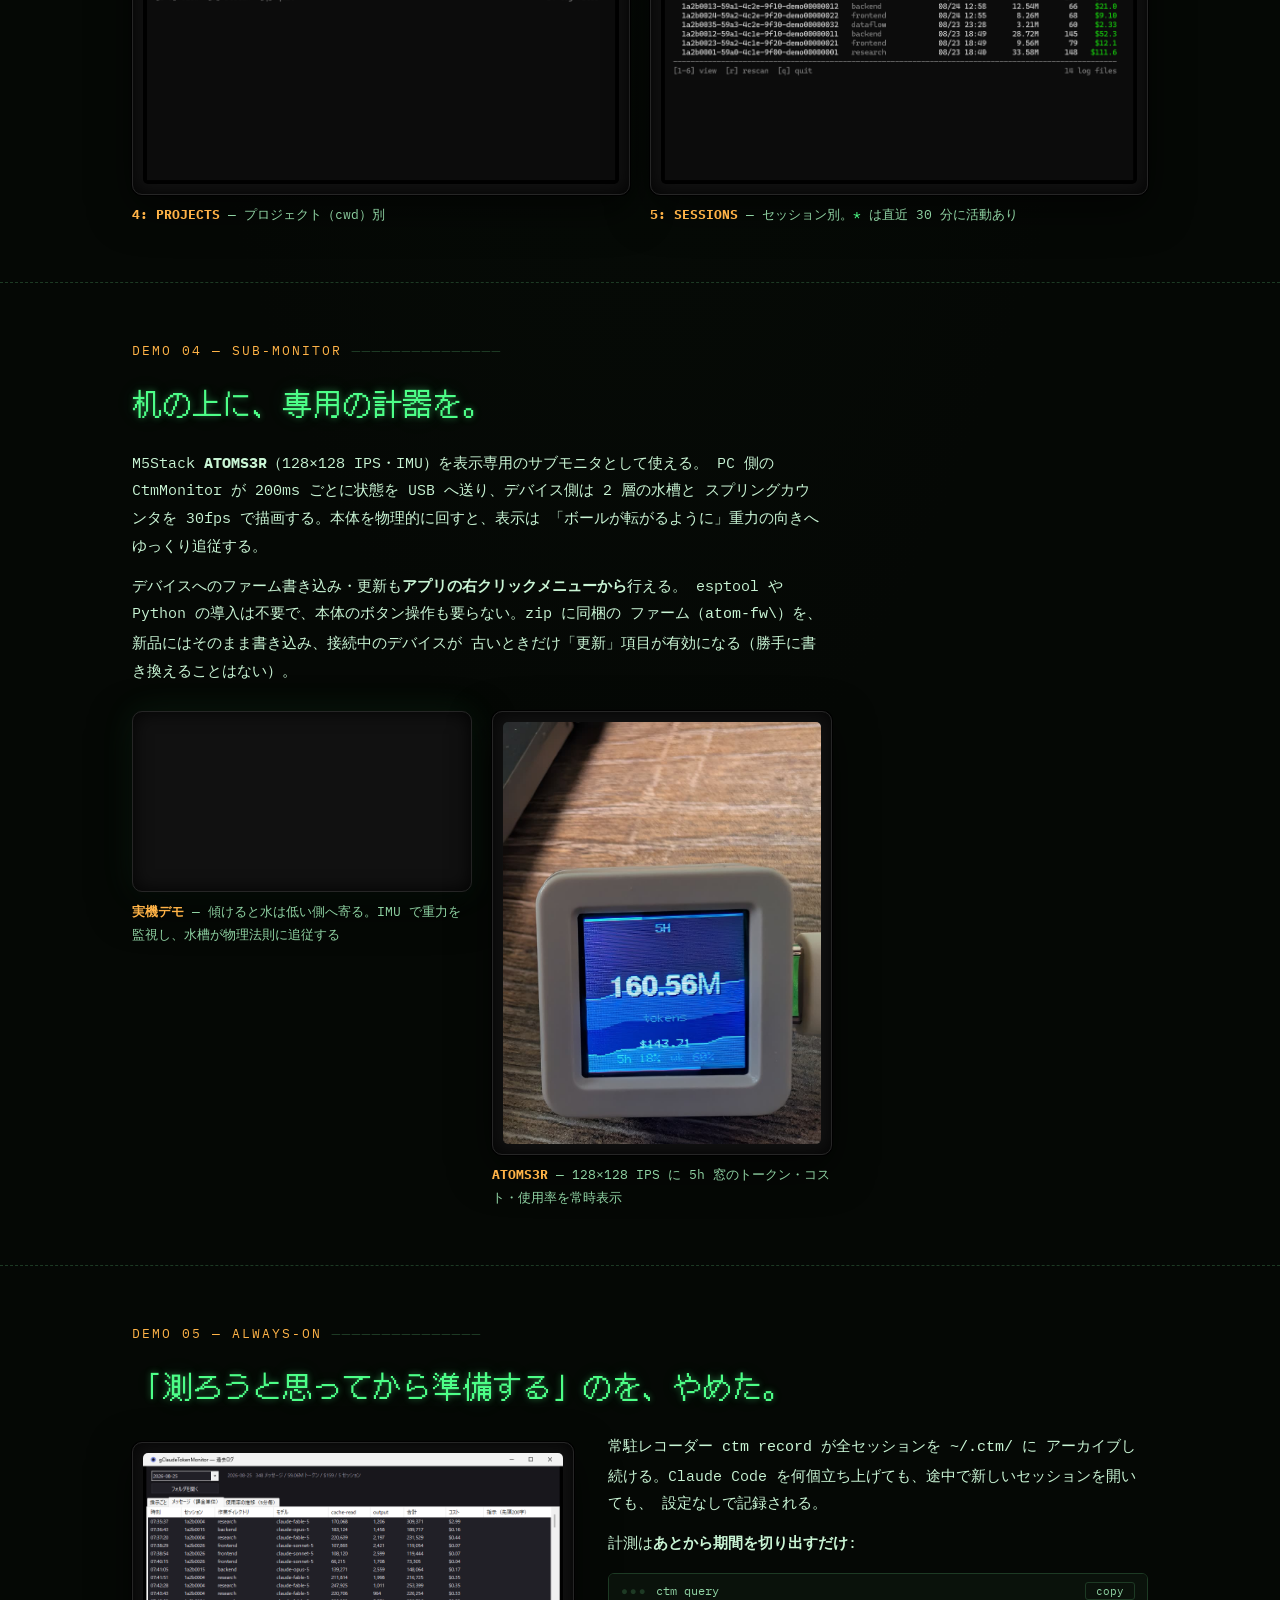
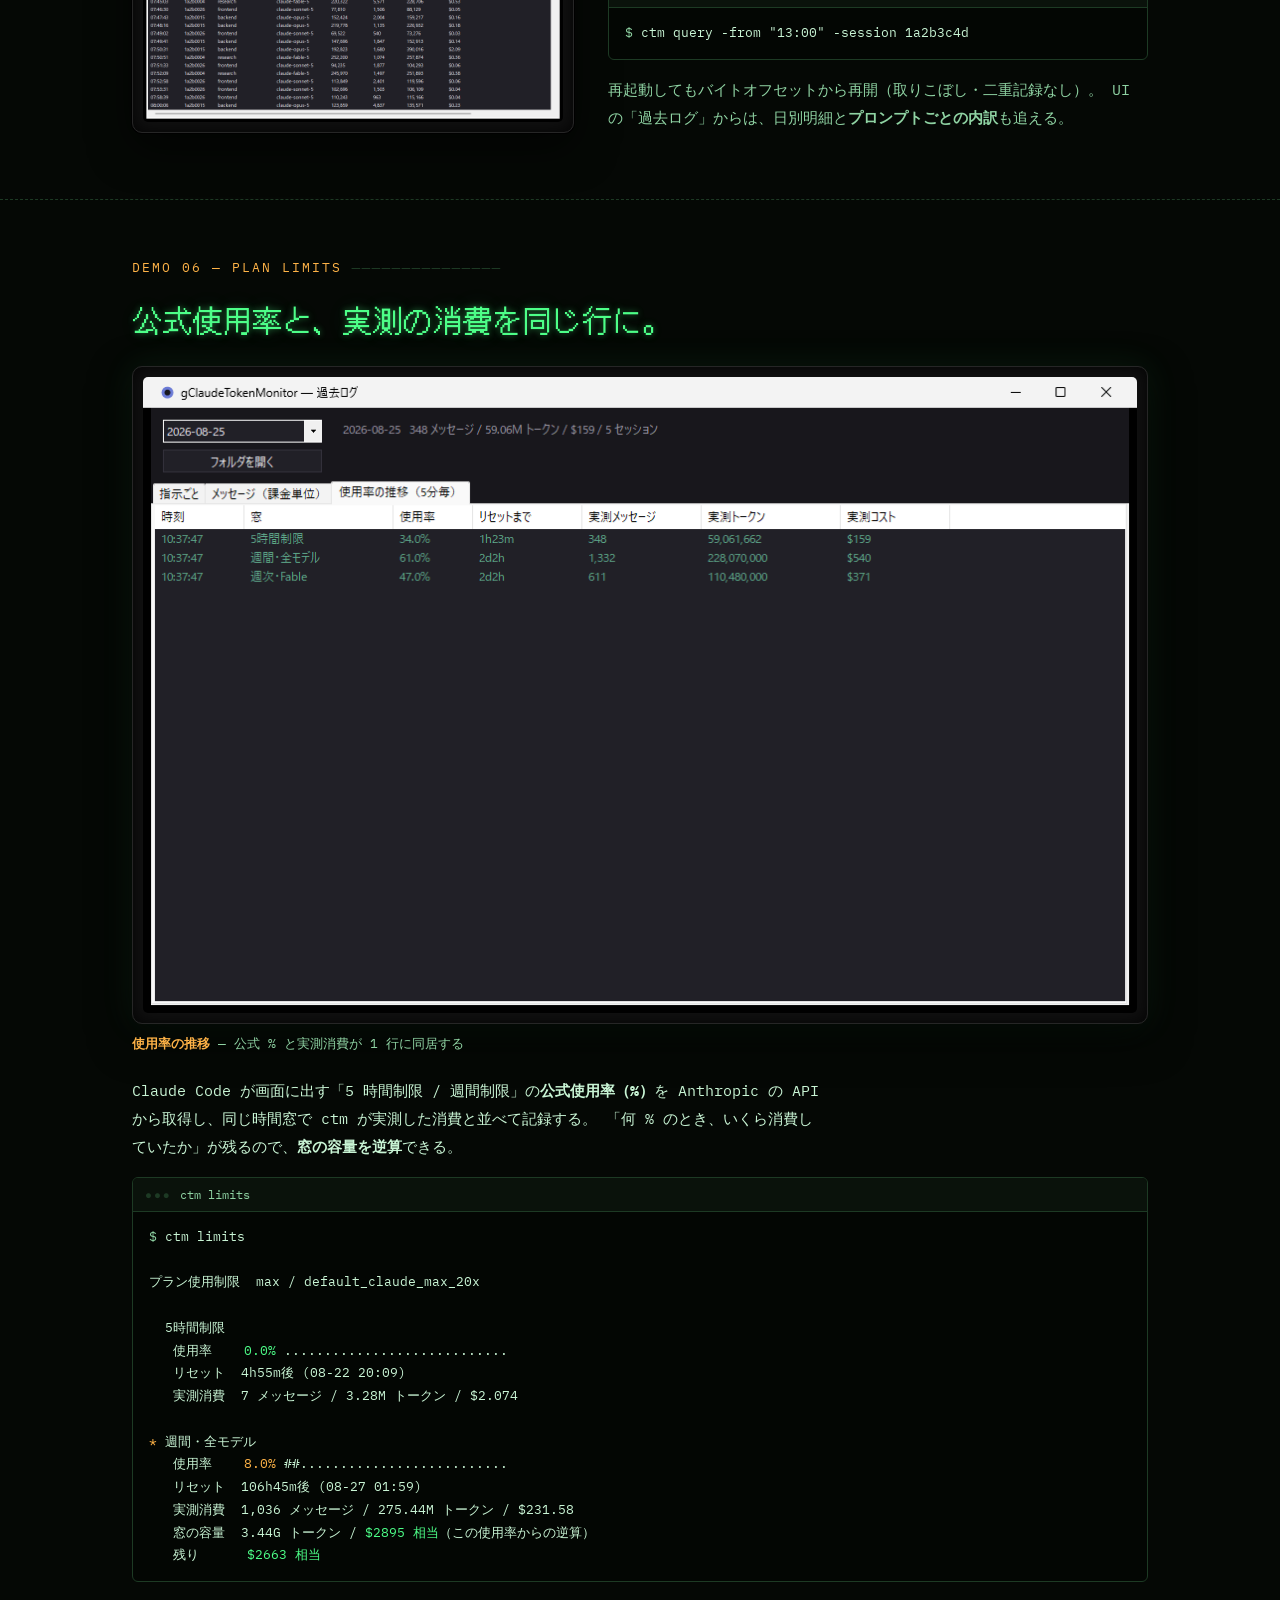
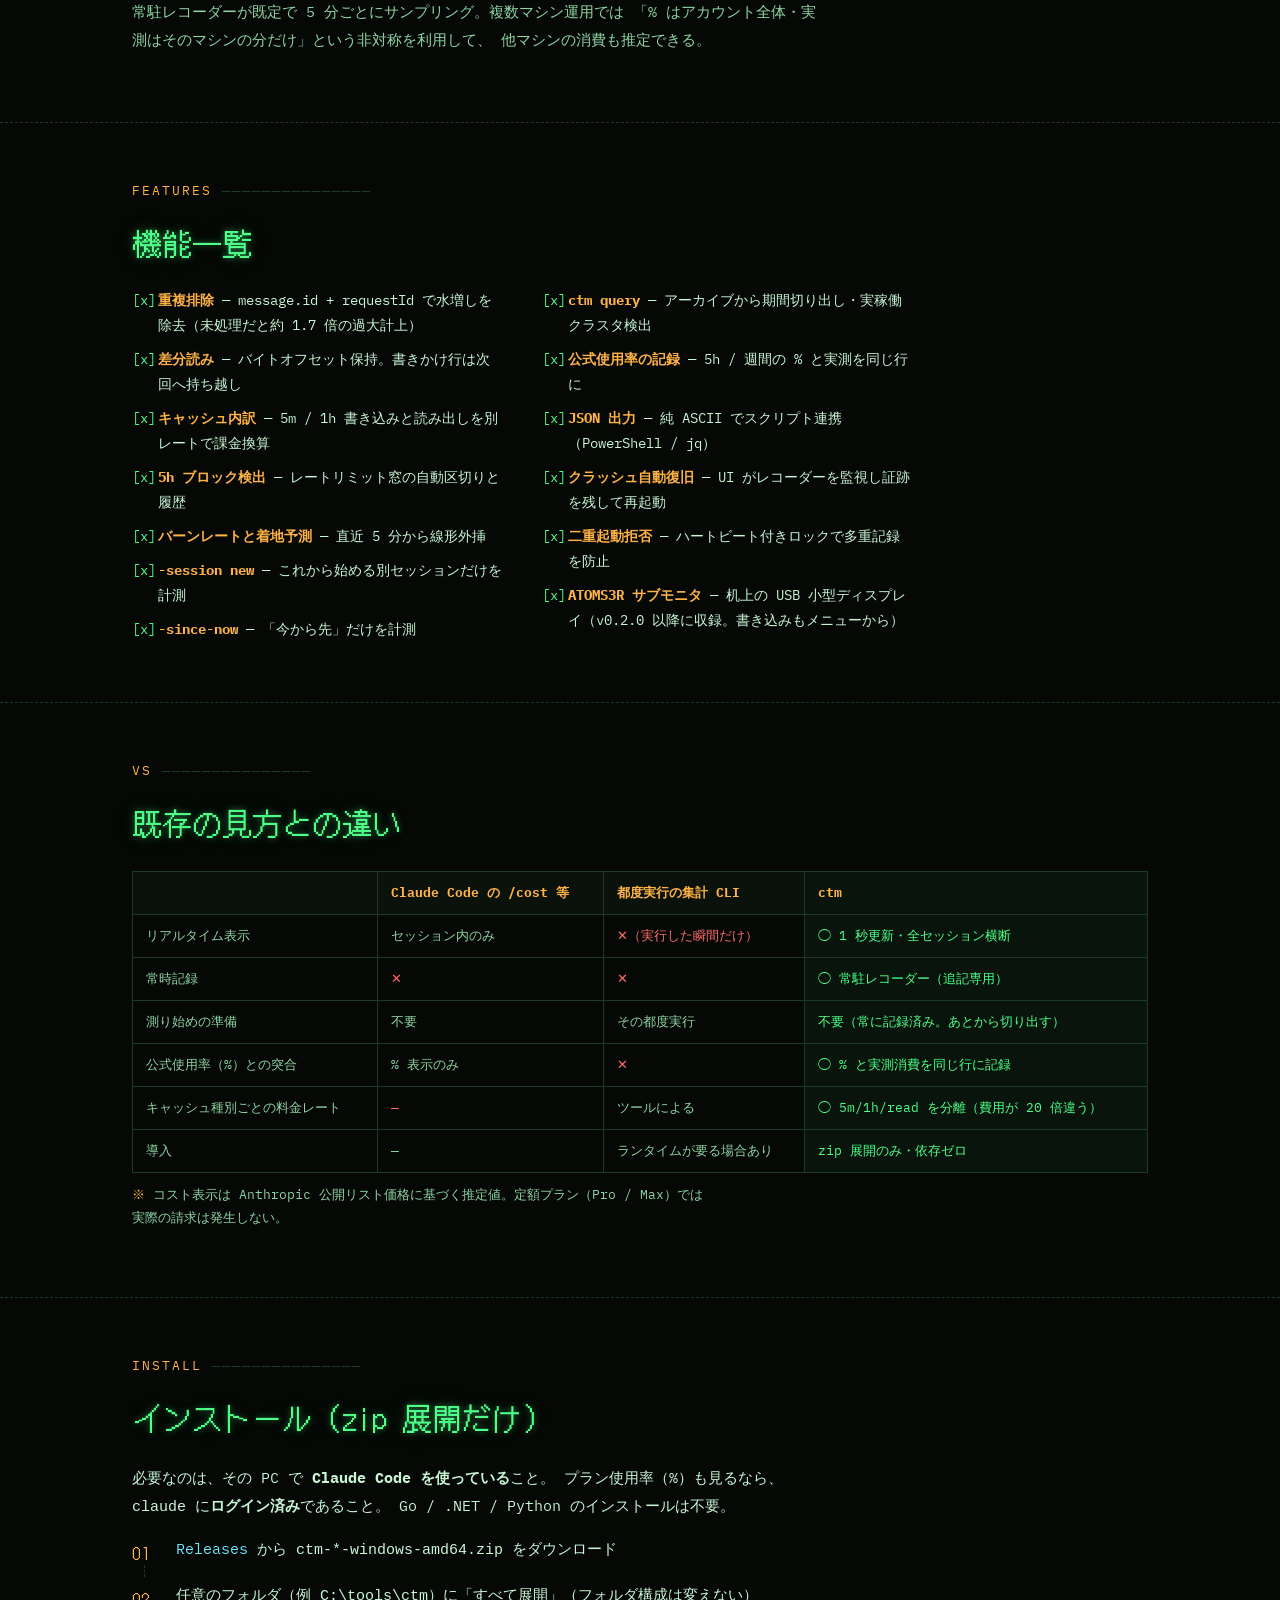
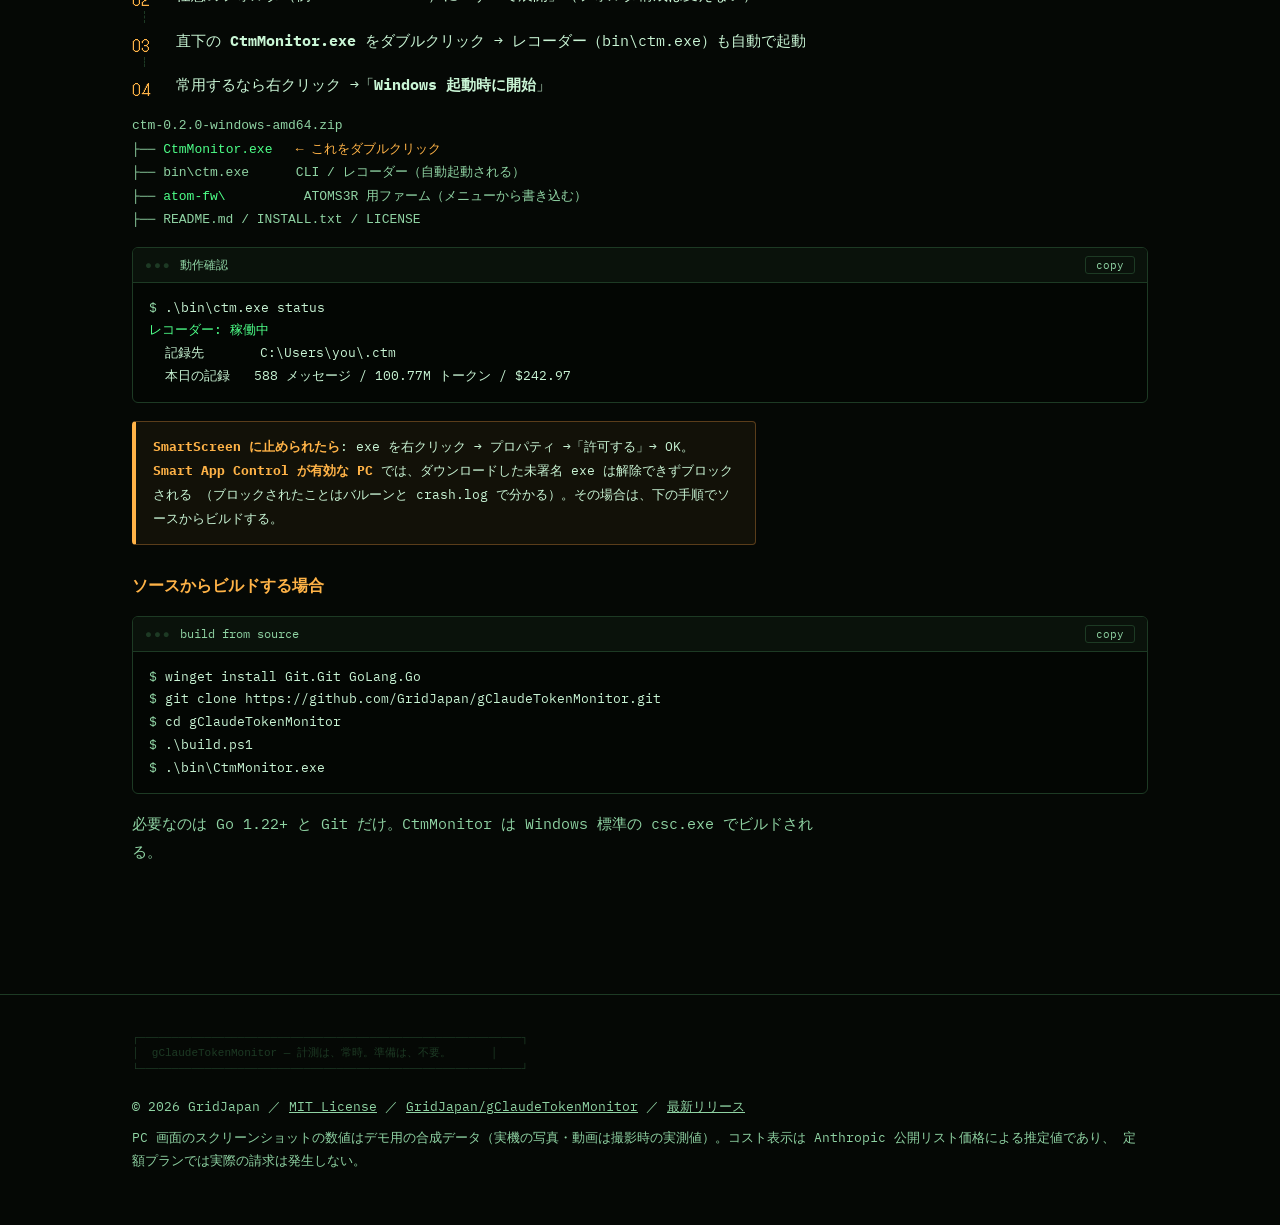
<file: jp/index.html>
<!DOCTYPE html>
<html lang="ja">
<head>
<meta charset="utf-8">
<title>gClaudeTokenMonitor (ctm)</title>
<link rel="canonical" href="https://gridjapan.github.io/gClaudeTokenMonitor/">
<meta http-equiv="refresh" content="0; url=../">
</head>
<body>
<p>日本語ページはトップに移動しました。<a href="../">こちら</a>へ。</p>
<script>location.replace("../");</script>
</body>
</html>
</file>
<file: assets/style.css>
/* gClaudeTokenMonitor — GitHub Pages
   テイスト: CRT ターミナル (蛍光グリーン / スキャンライン / ベゼル)。 */

:root {
  --bg: #050805;
  --bg2: #0a120b;
  --panel: #0b150d;
  --line: #1d3a24;
  --dim: #8fd3a3;
  --fg: #c9f5d5;
  --green: #4dff88;
  --green-deep: #29c862;
  --amber: #ffb347;
  --red: #ff6b6b;
  --cyan: #6ee7ff;
  --glow: 0 0 6px rgba(77, 255, 136, .45), 0 0 24px rgba(77, 255, 136, .12);
  --mono: "IBM Plex Mono", "Cascadia Mono", Consolas, "BIZ UDGothic", "MS Gothic", monospace;
  --pixel: "DotGothic16", "IBM Plex Mono", monospace;
}

* { margin: 0; padding: 0; box-sizing: border-box; }

html { scroll-behavior: smooth; }
@media (prefers-reduced-motion: reduce) {
  html { scroll-behavior: auto; }
  *, *::before, *::after { animation: none !important; transition: none !important; }
}

body {
  background:
    radial-gradient(120% 90% at 50% 0%, #0c1a0e 0%, var(--bg) 58%),
    var(--bg);
  color: var(--fg);
  font-family: var(--mono);
  font-size: 15px;
  line-height: 1.85;
  overflow-x: hidden;
}

/* ---- CRT オーバーレイ ---- */
body::before {
  content: "";
  position: fixed; inset: 0; z-index: 9999; pointer-events: none;
  background: repeating-linear-gradient(0deg,
    rgba(0, 0, 0, .21) 0px, rgba(0, 0, 0, .21) 1px,
    transparent 1px, transparent 3px);
}
body::after {
  content: "";
  position: fixed; inset: 0; z-index: 9998; pointer-events: none;
  background: radial-gradient(115% 100% at 50% 45%, transparent 62%, rgba(0, 0, 0, .5) 100%);
}

a { color: var(--cyan); text-decoration: none; }
a:hover { color: #b1f1ff; text-decoration: underline; }
::selection { background: var(--green); color: #04140a; }

.wrap { max-width: 1060px; margin: 0 auto; padding: 0 22px; }

/* ---- ナビ ---- */
nav {
  position: sticky; top: 0; z-index: 100;
  background: rgba(4, 9, 5, .92);
  border-bottom: 1px solid var(--line);
  backdrop-filter: blur(3px);
}
nav .wrap { display: flex; align-items: center; gap: 18px; height: 52px; }
nav .logo {
  color: var(--green); font-family: var(--pixel); font-size: 17px;
  text-shadow: var(--glow); letter-spacing: .5px; white-space: nowrap;
}
nav .logo::before { content: "▮ "; animation: blink 1.1s steps(1) infinite; }
nav .links { display: flex; gap: 16px; flex-wrap: wrap; font-size: 12.5px; }
nav .links a { color: var(--dim); }
nav .links a:hover { color: var(--green); text-decoration: none; }
nav .lang { margin-left: auto; font-size: 12.5px; color: var(--dim); white-space: nowrap; }
nav .lang a { color: var(--amber); }
@media (max-width: 720px) { nav .links { display: none; } }

/* ---- ヒーロー ---- */
header.hero { padding: 72px 0 40px; position: relative; }
.boot {
  color: var(--dim); font-size: 13px; margin-bottom: 26px; min-height: 5.5em;
  white-space: pre-wrap;
}
.boot .ok { color: var(--green); }
.boot .cursor { animation: blink .9s steps(1) infinite; color: var(--green); }
@keyframes blink { 50% { opacity: 0; } }

h1 {
  font-family: var(--pixel);
  font-size: clamp(30px, 5.4vw, 52px);
  color: var(--green);
  text-shadow: var(--glow);
  line-height: 1.3;
  margin-bottom: 14px;
  font-weight: 400;
}
.hero .sub { color: var(--fg); font-size: clamp(15px, 2vw, 17px); max-width: 44em; }
.hero .sub b { color: var(--amber); font-weight: 700; }

.badges { display: flex; gap: 10px; margin: 22px 0 30px; flex-wrap: wrap; font-size: 12px; }
.badge {
  border: 1px solid var(--line); color: var(--dim);
  padding: 3px 12px; border-radius: 3px; background: var(--bg2);
}
.badge.hot { color: var(--green); border-color: var(--green-deep); }

.cta { display: flex; gap: 14px; flex-wrap: wrap; margin-bottom: 44px; }
.btn {
  display: inline-block; padding: 11px 22px; font-family: var(--mono);
  font-size: 14px; border-radius: 3px; border: 1px solid var(--green-deep);
  color: var(--green); background: transparent; transition: all .15s;
}
.btn:hover { background: var(--green); color: #04140a; text-decoration: none; box-shadow: var(--glow); }
.btn.ghost { border-color: var(--line); color: var(--dim); }
.btn.ghost:hover { background: var(--bg2); color: var(--fg); box-shadow: none; }

/* ---- CRT ベゼル (スクショ枠) ---- */
.crt {
  background: #111; border-radius: 10px; padding: 10px;
  border: 1px solid #262626;
  box-shadow:
    inset 0 0 18px rgba(0, 0, 0, .85),
    0 14px 42px rgba(0, 0, 0, .6),
    0 0 0 1px #000;
}
.crt img { display: block; width: 100%; height: auto; border-radius: 5px; }
.crt video { display: block; width: 100%; height: auto; border-radius: 5px; }
.crt.glow { box-shadow: inset 0 0 18px rgba(0,0,0,.85), 0 14px 42px rgba(0,0,0,.6), 0 0 34px rgba(77,255,136,.09); }

/* ---- ヒーローのアプリ窓サムネ ---- */
.hero-app { max-width: 340px; margin-top: 6px; }
.hero-app .crt { padding: 12px; }
.hero-cap { font-size: 12.5px; color: var(--dim); margin-top: 10px; }

/* ---- セクション ---- */
section { padding: 56px 0; border-top: 1px dashed var(--line); }
.secno { color: var(--amber); font-size: 13px; letter-spacing: 2px; }
.secno::after { content: " ───────────────"; color: var(--line); }
h2 {
  font-family: var(--pixel); font-weight: 400;
  font-size: clamp(22px, 3.4vw, 30px);
  color: var(--green); text-shadow: var(--glow);
  margin: 8px 0 18px;
}
h3 { color: var(--amber); font-size: 16px; margin: 26px 0 8px; font-weight: 700; }
section p { max-width: 46em; margin-bottom: 12px; color: var(--fg); }
section p.dim, .dim { color: var(--dim); }
.note { font-size: 12.5px; color: var(--dim); }
.note::before { content: "※ "; color: var(--amber); }

.cols { display: grid; grid-template-columns: 1.1fr .9fr; gap: 34px; align-items: center; }
.cols.rev { grid-template-columns: .9fr 1.1fr; }
@media (max-width: 860px) { .cols, .cols.rev { grid-template-columns: 1fr; } }

/* ---- ターミナル風ブロック ---- */
.term {
  background: #030603; border: 1px solid var(--line); border-radius: 6px;
  overflow: hidden; margin: 16px 0;
}
.term .bar {
  display: flex; align-items: center; gap: 8px;
  background: var(--bg2); border-bottom: 1px solid var(--line);
  padding: 6px 12px; font-size: 11.5px; color: var(--dim);
}
.term .bar .dots { color: var(--line); letter-spacing: 2px; }
.term pre {
  padding: 14px 16px; overflow-x: auto; font-size: 13px; line-height: 1.75;
  color: var(--fg); font-family: var(--mono);
}
.term pre .g { color: var(--green); }
.term pre .a { color: var(--amber); }
.term pre .r { color: var(--red); }
.term pre .c { color: var(--dim); }
.term pre .p { color: var(--cyan); }

.copybtn {
  margin-left: auto; background: none; border: 1px solid var(--line);
  color: var(--dim); font-family: var(--mono); font-size: 11px;
  padding: 1px 10px; border-radius: 3px; cursor: pointer;
}
.copybtn:hover { color: var(--green); border-color: var(--green-deep); }

kbd {
  display: inline-block; min-width: 1.6em; text-align: center;
  border: 1px solid var(--line); border-bottom-width: 3px; border-radius: 4px;
  background: var(--bg2); color: var(--amber);
  font-family: var(--mono); font-size: 12px; padding: 0 5px; line-height: 1.7;
}

/* ---- ギャラリー ---- */
.gallery { display: grid; grid-template-columns: repeat(2, 1fr); gap: 20px; margin-top: 22px; }
@media (max-width: 720px) { .gallery { grid-template-columns: 1fr; } }
.shot figcaption { font-size: 12.5px; color: var(--dim); margin-top: 8px; }
.shot figcaption b { color: var(--amber); }

.aqua-row { display: grid; grid-template-columns: repeat(3, 1fr); gap: 16px; margin-top: 22px; }
@media (max-width: 720px) { .aqua-row { grid-template-columns: 1fr; } }

/* ---- 実機メディア (縦動画 + 写真) ---- */
.wide-row { display: grid; grid-template-columns: 1fr 1fr; gap: 20px; margin-top: 20px; }
@media (max-width: 720px) { .wide-row { grid-template-columns: 1fr; } }
.device-row { display: grid; grid-template-columns: 1fr 1fr; gap: 20px; margin-top: 26px; max-width: 700px; align-items: start; }
@media (max-width: 720px) { .device-row { grid-template-columns: 1fr; max-width: 420px; } }

/* ---- チェックリスト ---- */
ul.checks { list-style: none; max-width: 52em; columns: 2; column-gap: 40px; margin-top: 10px; }
@media (max-width: 820px) { ul.checks { columns: 1; } }
ul.checks li {
  break-inside: avoid; margin-bottom: 9px; padding-left: 26px; position: relative;
  color: var(--fg); font-size: 13.5px;
}
ul.checks li::before { content: "[x]"; position: absolute; left: 0; color: var(--green); }
ul.checks li.todo::before { content: "[ ]"; color: var(--dim); }
ul.checks li b { color: var(--amber); }

/* ---- 比較表 ---- */
.tablewrap { overflow-x: auto; margin-top: 20px; }
table.cmp { border-collapse: collapse; width: 100%; min-width: 620px; font-size: 13px; }
table.cmp th, table.cmp td { border: 1px solid var(--line); padding: 9px 13px; text-align: left; }
table.cmp thead th { background: var(--bg2); color: var(--amber); font-weight: 700; }
table.cmp td:first-child { color: var(--dim); }
table.cmp .y { color: var(--green); }
table.cmp .n { color: var(--red); }
table.cmp .m { color: var(--dim); }
table.cmp .hl { background: rgba(77, 255, 136, .05); }

/* ---- 手順 ---- */
ol.steps { margin: 14px 0 0 0; padding-left: 0; list-style: none; counter-reset: step; max-width: 48em; }
ol.steps li {
  counter-increment: step; position: relative;
  padding: 0 0 16px 44px;
}
ol.steps li::before {
  content: counter(step, decimal-leading-zero);
  position: absolute; left: 0; top: 2px;
  color: var(--amber); font-family: var(--pixel); font-size: 17px;
}
ol.steps li::after {
  content: ""; position: absolute; left: 12px; top: 30px; bottom: 4px;
  border-left: 1px dashed var(--line);
}
ol.steps li:last-child::after { display: none; }

.warnbox {
  border: 1px solid #5a3d1a; border-left: 4px solid var(--amber);
  background: rgba(255, 179, 71, .05); border-radius: 4px;
  padding: 13px 17px; margin: 18px 0; max-width: 48em; font-size: 13px;
}
.warnbox b { color: var(--amber); }

/* ---- 構成ツリー ---- */
pre.tree { color: var(--dim); font-size: 13px; line-height: 1.8; }
pre.tree .g { color: var(--green); }
pre.tree .a { color: var(--amber); }

/* ---- フッター ---- */
footer {
  border-top: 1px solid var(--line); margin-top: 60px;
  padding: 36px 0 60px; font-size: 12.5px; color: var(--dim);
}
footer .art { color: var(--line); font-size: 11px; line-height: 1.4; margin-bottom: 18px; overflow-x: auto; }
footer a { color: var(--dim); text-decoration: underline; }
footer a:hover { color: var(--green); }
</file>
